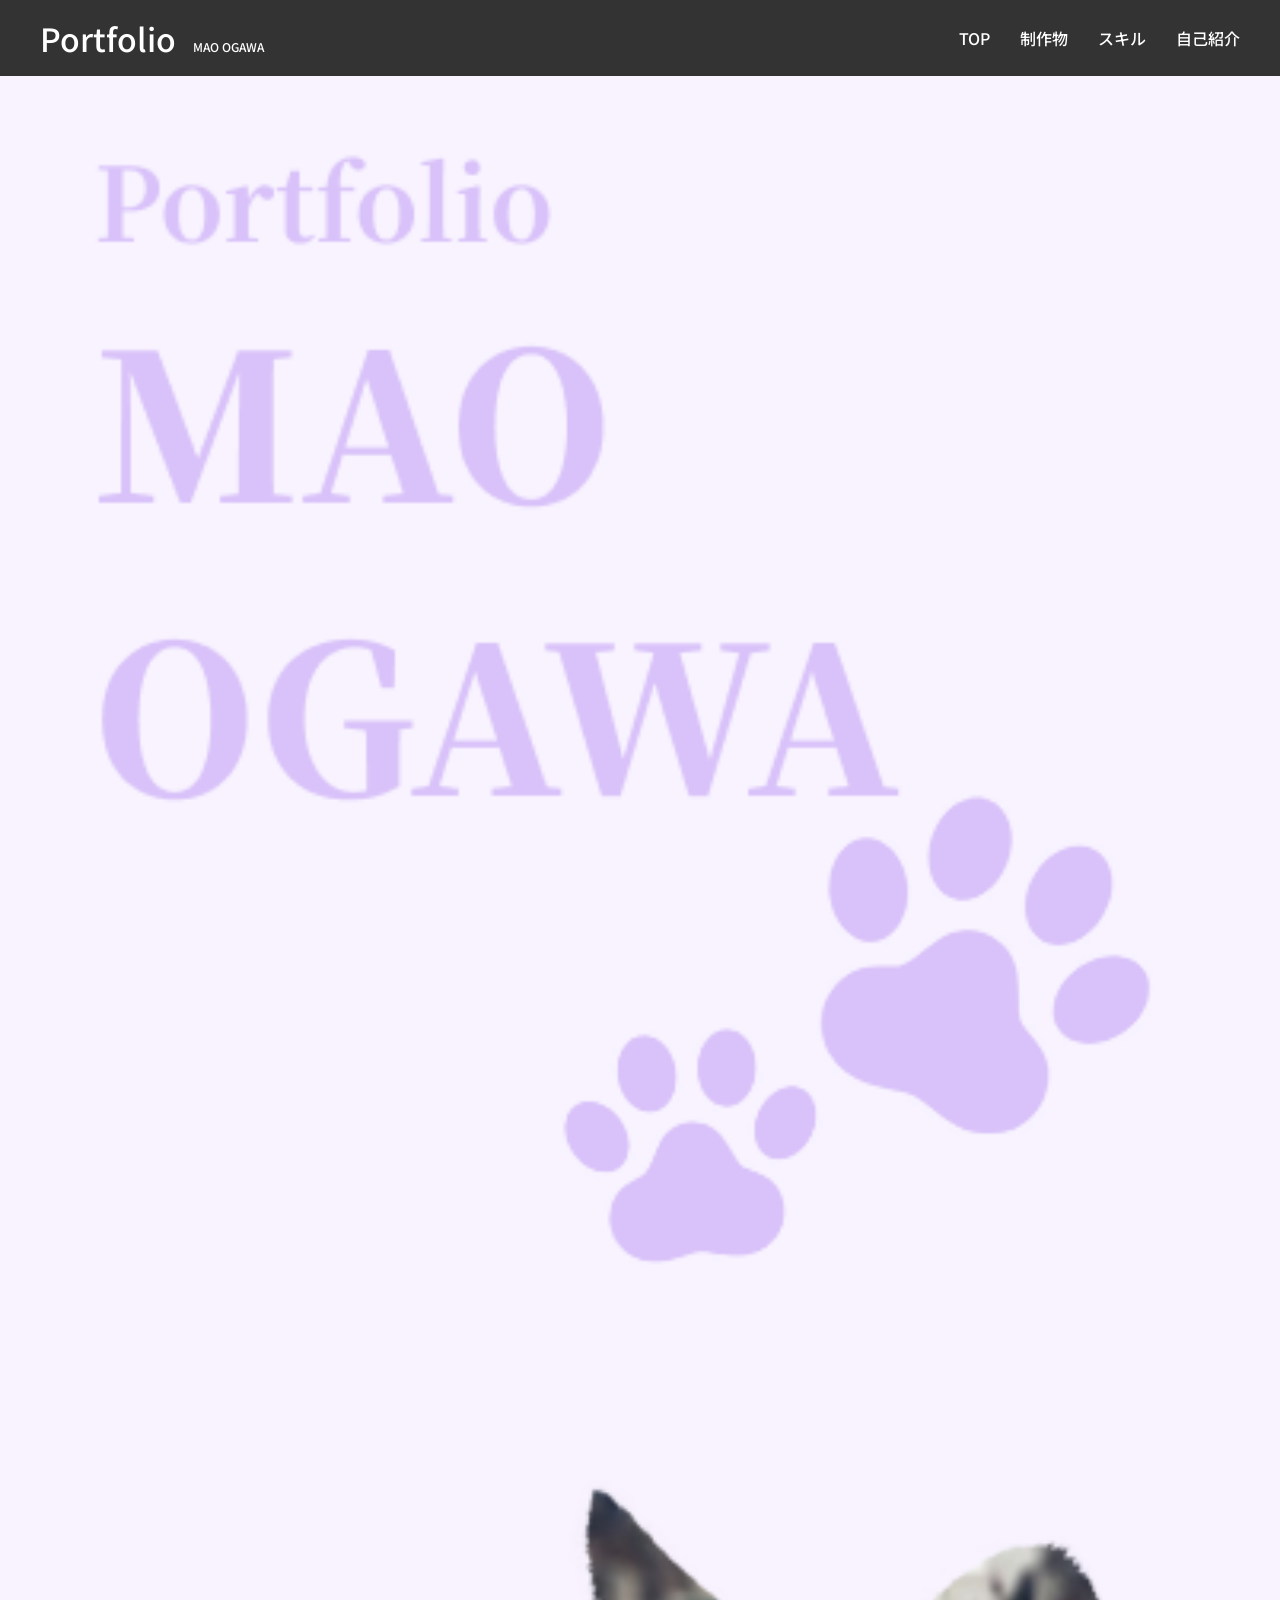
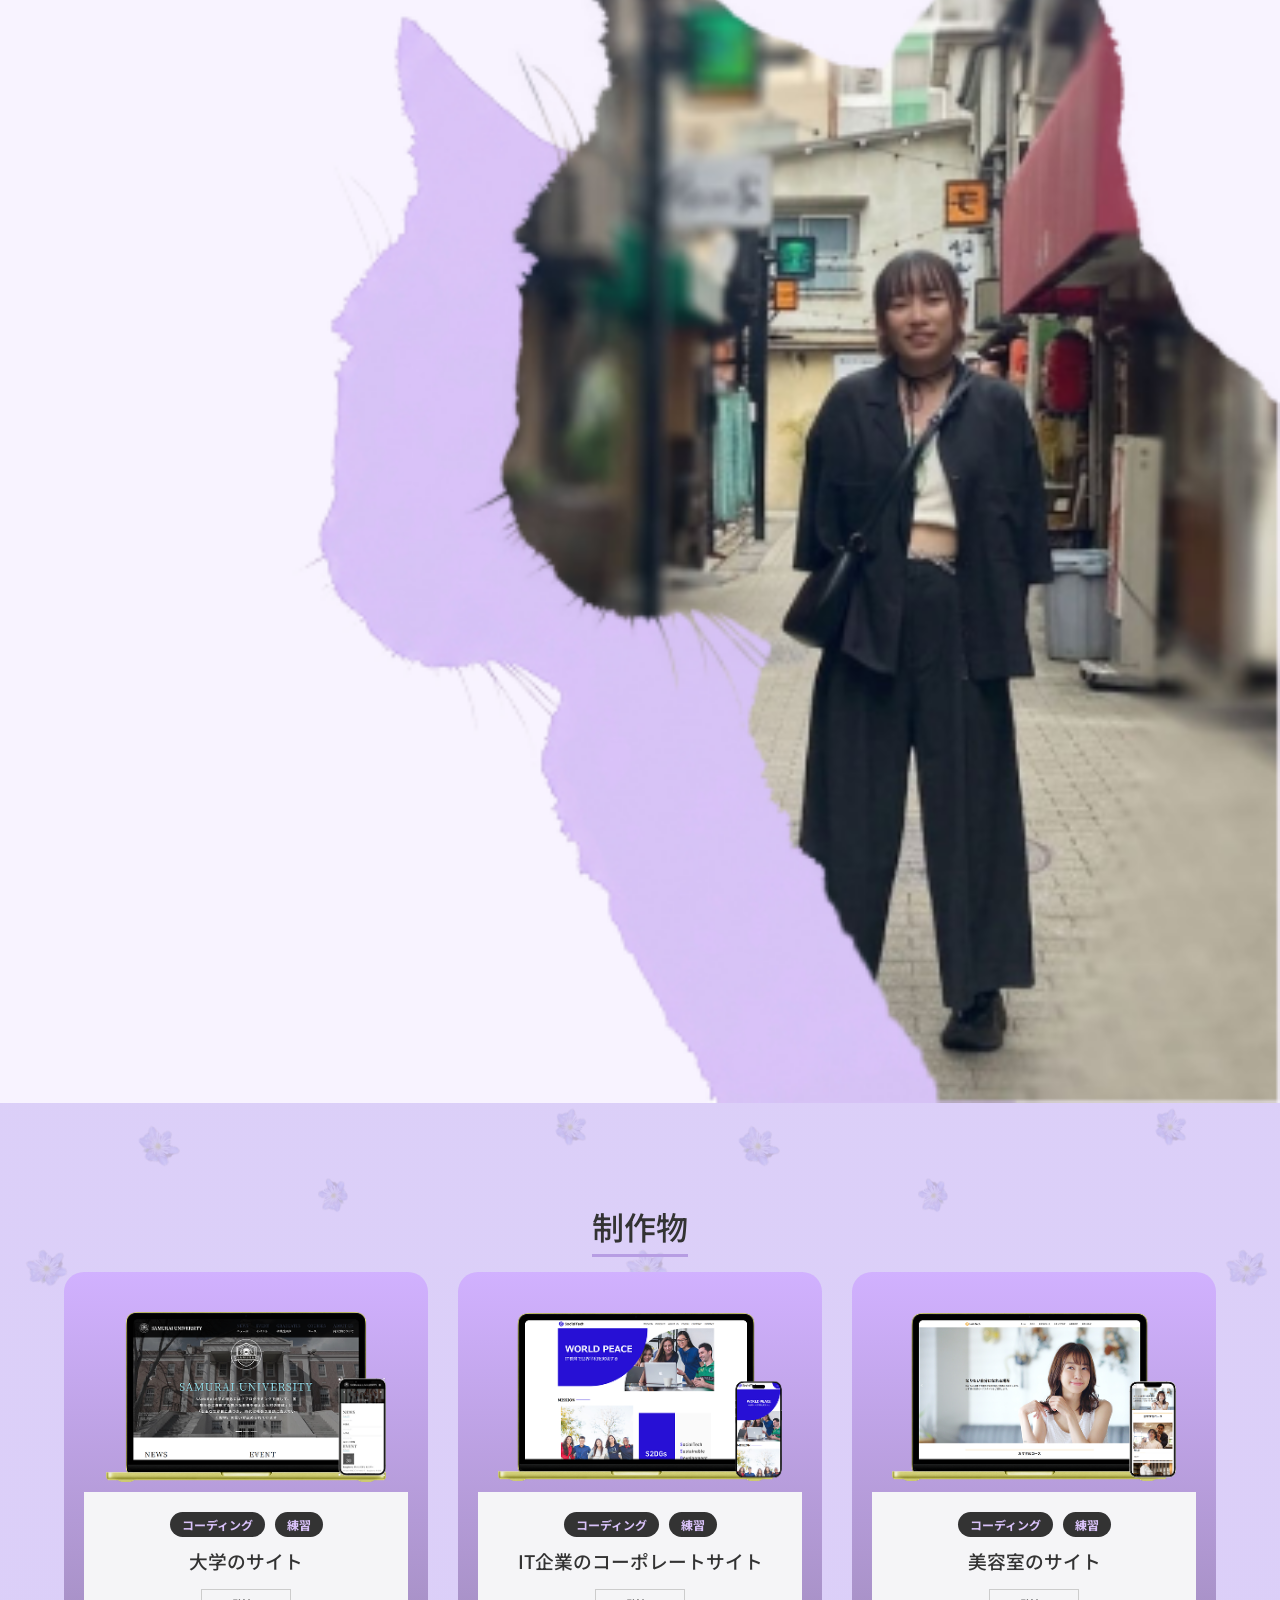
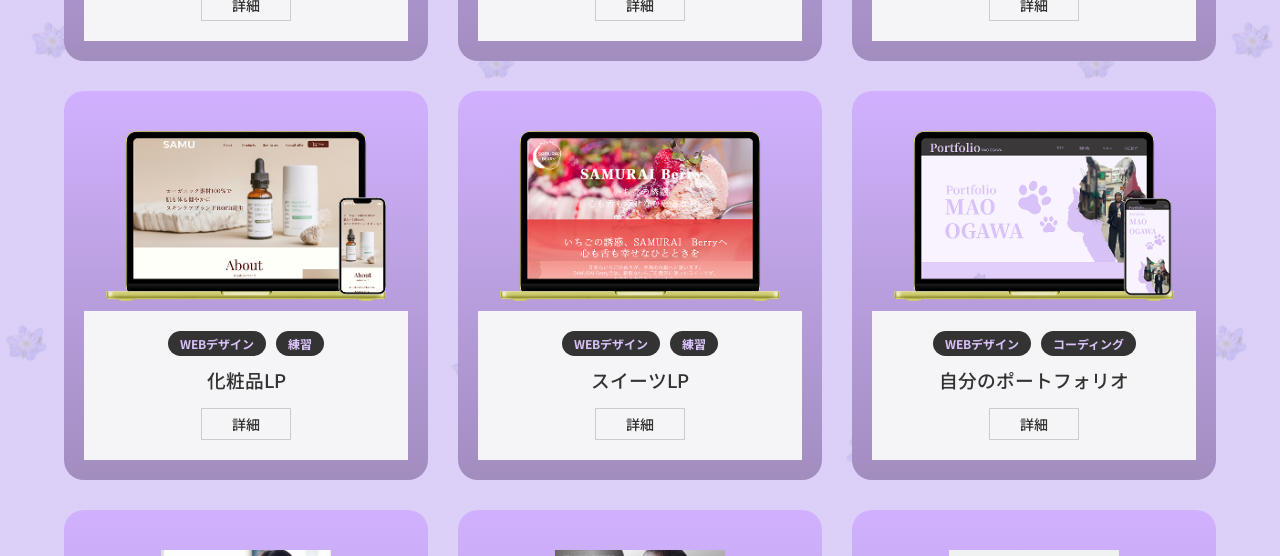
<file: index.html>
<!DOCTYPE html>
<html lang="ja">

<head>
  <meta charset="UTF-8">
  <meta name="viewport" content="width=device-width, initial-scale=1.0">
  <title>Portfolio | MAO OGAWA</title>

  <link rel="stylesheet" href="style.css">

  <link rel="preconnect" href="https://fonts.googleapis.com">
  <link rel="preconnect" href="https://fonts.gstatic.com" crossorigin>
  <link href="https://fonts.googleapis.com/css2?family=Noto+Sans+JP:wght@400;700&display=swap" rel="stylesheet">


  <link rel="icon" href="img/favicon.png" type="image/png">
  <link rel="shortcut icon" href="favicon.ico">
  <link rel="apple-touch-icon" href="img/favicon.png">

</head>

<body>

  <header class="header">
    <div class="header-inner">

      <h1 class="logo">
        <a href="index.html">Portfolio <span>MAO OGAWA</span></a>
      </h1>

      <nav class="nav" id="js-nav">
        <ul>
          <li><a href="#top">TOP</a></li>
          <li><a href="#works">制作物</a></li>
          <li><a href="#skill">スキル</a></li>
          <li><a href="#about">自己紹介</a></li>
        </ul>
      </nav>

      <div class="hamburger" id="js-hamburger">
        <span></span>
        <span></span>
        <span></span>
      </div>
    </div>
  </header>


  <!-- MV -->
  <section class="mv" id="top">


    <div class="mv-img">
      <picture>
        <!-- SP用 -->
        <source srcset="img/mv-sp.png" media="(max-width: 768px)">
        <img src="img/mv.png" alt="メインビジュアル">
    </div>

  </section>

  <div id="contents-wrapper">


    <!-- 制作物 -->

    <section class="works fade" id="works">

      <h2 class="section-title">制作物</h2>

      <div class="works-grid">

        <div class="work-card">
          <img src="img/work1.png">
          <div class="work-body">
            <div class="work-categories">
              <span>コーディング</span>
              <span>練習</span>
            </div>
            <h3>大学のサイト</h3>
            <a href="work1.html" class="detail-btn">詳細</a>
          </div>
        </div>

        <div class="work-card">
          <img src="img/work2.png">
          <div class="work-body">
            <div class="work-categories">
              <span>コーディング</span>
              <span>練習</span>
            </div>
            <h3>IT企業のコーポレートサイト</h3>
            <a href="work2.html" class="detail-btn">詳細</a>
          </div>
        </div>

        <div class="work-card">
          <img src="img/work3.png">
          <div class="work-body">
            <div class="work-categories">
              <span>コーディング</span>
              <span>練習</span>
            </div>
            <h3>美容室のサイト</h3>
            <a href="work3.html" class="detail-btn">詳細</a>
          </div>
        </div>

        <div class="work-card">
          <img src="img/work4.png">
          <div class="work-body">
            <div class="work-categories">
              <span>WEBデザイン</span>
              <span>練習</span>
            </div>
            <h3>化粧品LP</h3>
            <a href="work4.html" class="detail-btn">詳細</a>
          </div>
        </div>

        <div class="work-card">
          <img src="img/work5.png">
          <div class="work-body">
            <div class="work-categories">
              <span>WEBデザイン</span>
              <span>練習</span>
            </div>
            <h3>スイーツLP</h3>
            <a href="work5.html" class="detail-btn">詳細</a>
          </div>
        </div>

        <div class="work-card">
          <img src="img/work6.png">
          <div class="work-body">
            <div class="work-categories">
              <span>WEBデザイン</span>
              <span>コーディング</span>
            </div>
            <h3>自分のポートフォリオ</h3>
            <a href="work6.html" class="detail-btn">詳細</a>
          </div>
        </div>

        <div class="work-card">
          <img src="img/work7.png">
          <div class="work-body">
            <div class="work-categories">
              <span>WEBデザイン</span>
              <span>練習</span>
            </div>
            <h3>プログラミングスクールバナー</h3>
            <a href="work7.html" class="detail-btn">詳細</a>
          </div>
        </div>

        <div class="work-card">
          <img src="img/work8.png">
          <div class="work-body">
            <div class="work-categories">
              <span>WEBデザイン</span>
              <span>架空</span>
            </div>
            <h3>パーソナルジムバナー</h3>
            <a href="work8.html" class="detail-btn">詳細</a>
          </div>
        </div>

        <div class="work-card">
          <img src="img/work9.png">
          <div class="work-body">
            <div class="work-categories">
              <span>WEBデザイン</span>
              <span>架空</span>
            </div>
            <h3>バレンタインフェアバナー</h3>
            <a href="work9.html" class="detail-btn">詳細</a>
          </div>
        </div>

      </div>
    </section>


    <!-- スキル -->

    <section class="skills fade" id="skill">

      <h2 class="section-title">スキル</h2>

      <div class="skill-grid">

        <div class="skill-card">
          <h3>Photoshop / Figma</h3>
          <p>デザインツールを用いたデザインと画像編集</p>
        </div>

        <div class="skill-card">
          <h3>HTML / CSS</h3>
          <p>PCやスマートフォンでも崩れない柔軟なレイアウト構築</p>
        </div>

        <div class="skill-card">
          <h3>WordPress</h3>
          <p>オリジナルテーマ制作とカスタムフィールド運用</p>
        </div>

        <div class="skill-card">
          <h3>JS / PHP</h3>
          <p>フロントエンドとバックエンドの基礎知識</p>
        </div>

      </div>

    </section>


    <!-- 自己紹介 -->

    <section class="about fade" id="about">

      <h2 class="section-title">自己紹介</h2>

      <div class="about-inner">

        <img src="img/profile.png">

        <div class="about-text">

          <h3>小川真央 <span>MAO OGAWA</span></h3>

          <p>
            2002年4月生まれ。千葉県出身。現在はプログラミングスクールにてWebデザインとコーディングを学習中です。動物看護の学習経験から得た「細部への気配り」を大切に、HTML/CSS、JavaScript、PHP、WordPressを用いた、使いやすく統一感のあるサイト制作を目指しています。現在、IT職種への転職活動中です。
          </p>

        </div>

      </div>

    </section>

  </div>


  <footer class="footer">

    <h2>Portfolio<a href="index.html"></a> <span>MAO OGAWA</span></h2>

    <div class="footer-nav">
      <a href="#top">TOP</a>
      <a href="#works">制作物</a>
      <a href="#skill">スキル</a>
      <a href="#about">自己紹介</a>
    </div>

    <div class="sns">

      <a href="mailto:mao.stream1990@gmail.com"><img src="img/mail.png"></a>
      <a href="https://x.com/@Nemuriao02" target="_blank" rel="noopener noreferrer"><img src="img/x.png"></a>

    </div>

    <p class="copy">©2025 Mao Ogawa</p>

  </footer>


  <script src="script.js"></script>

</body>

</html>
</file>
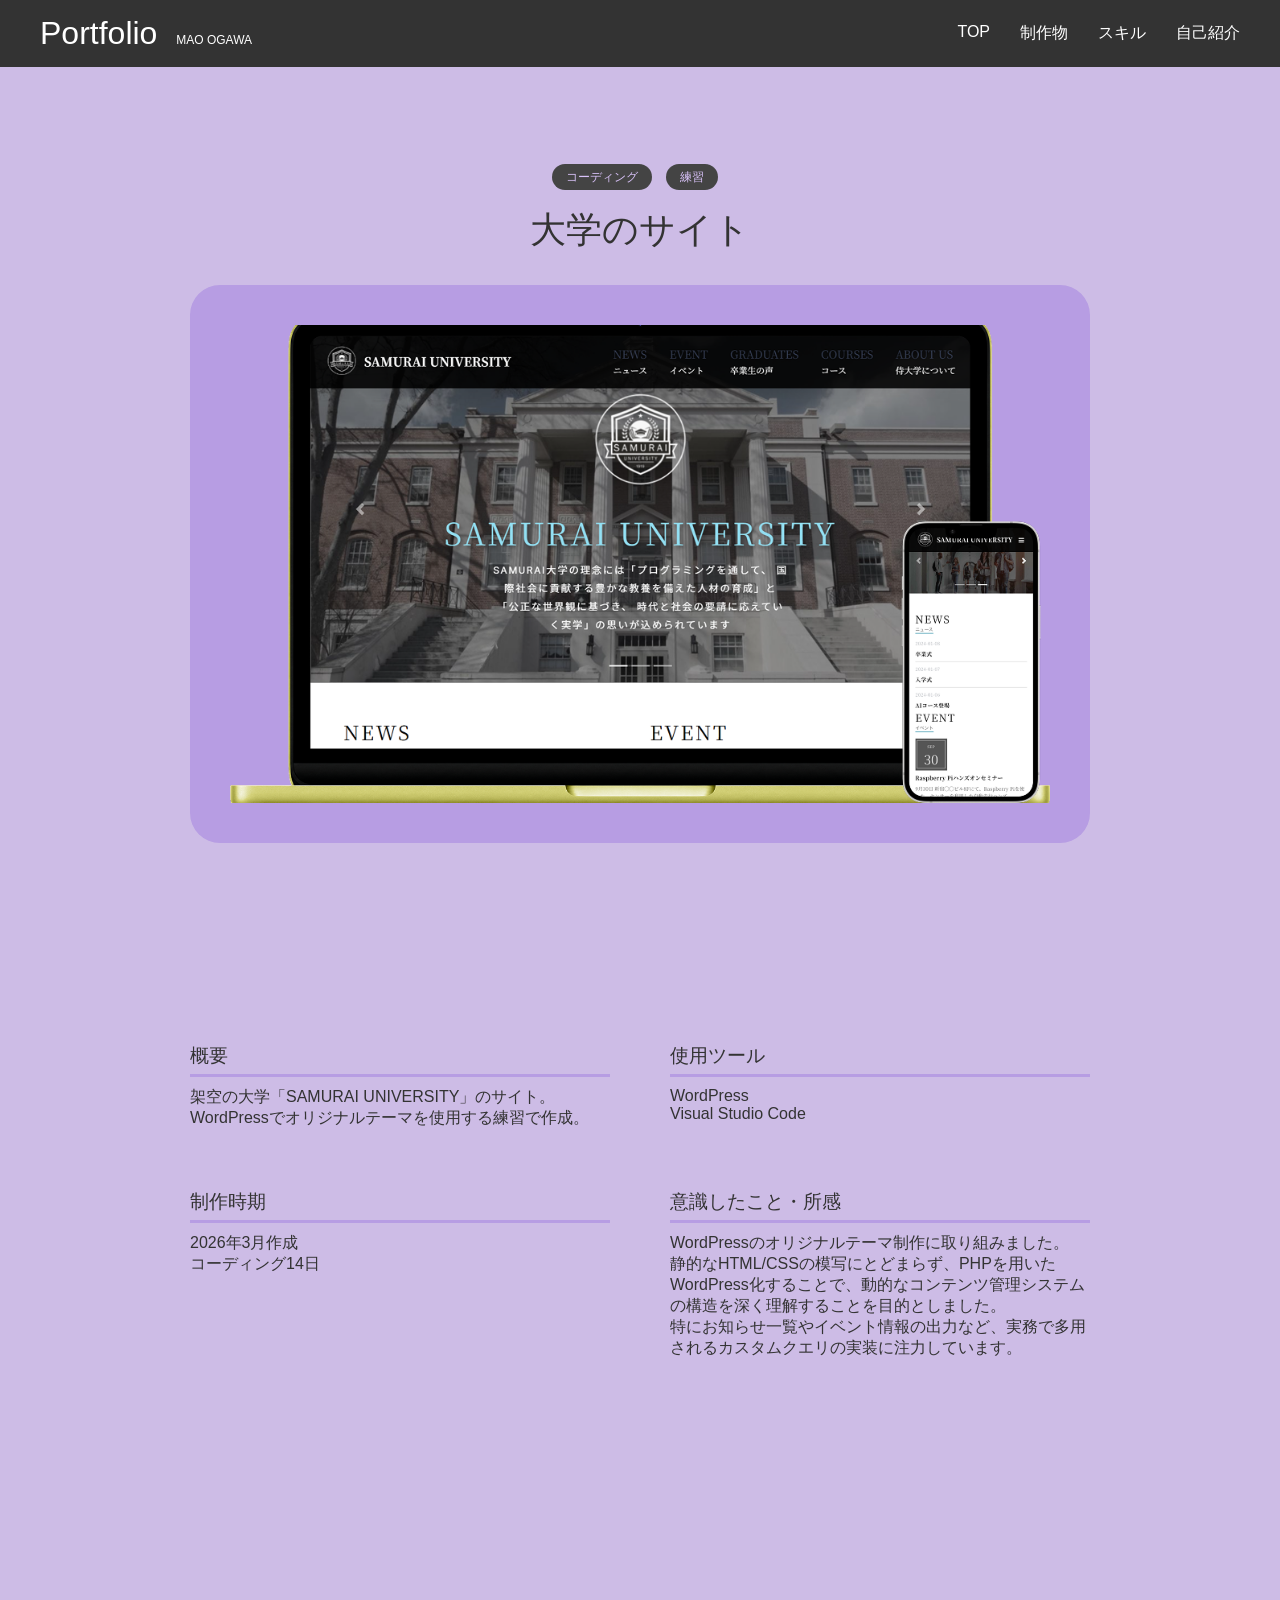
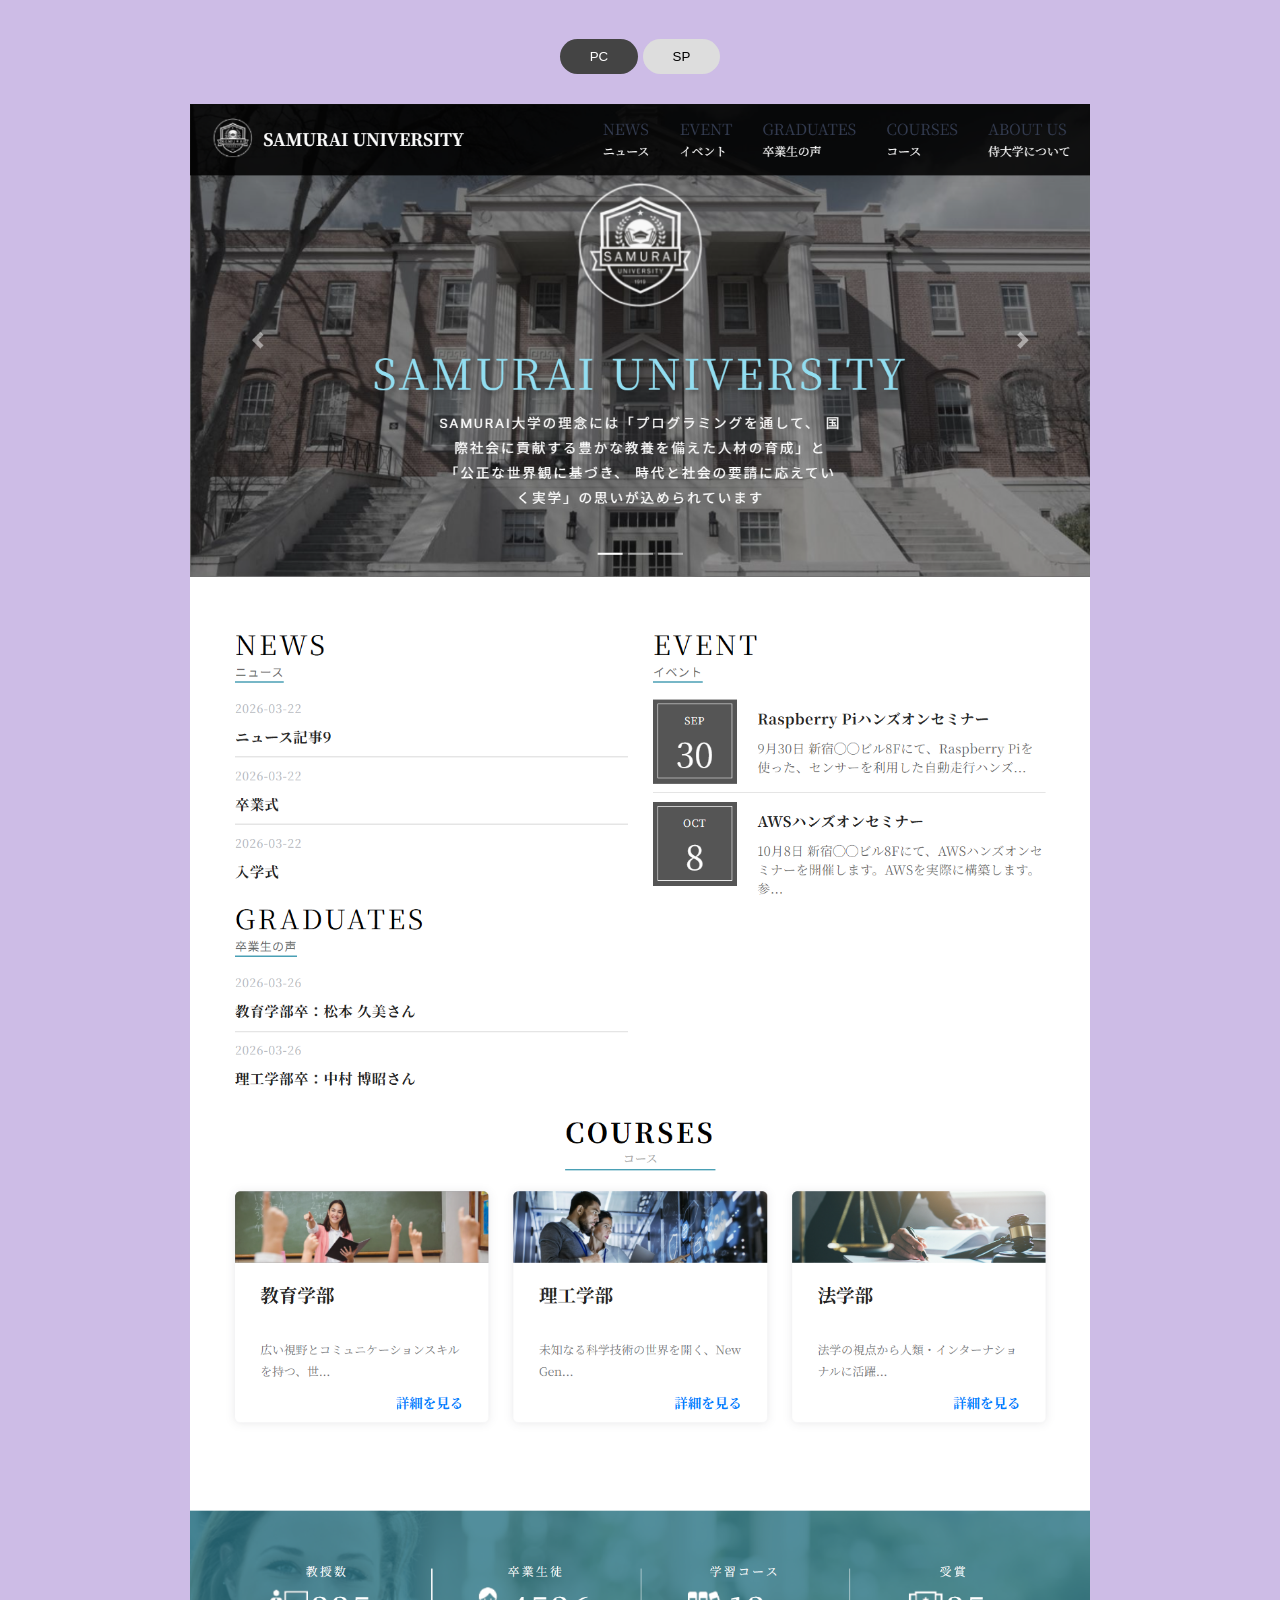
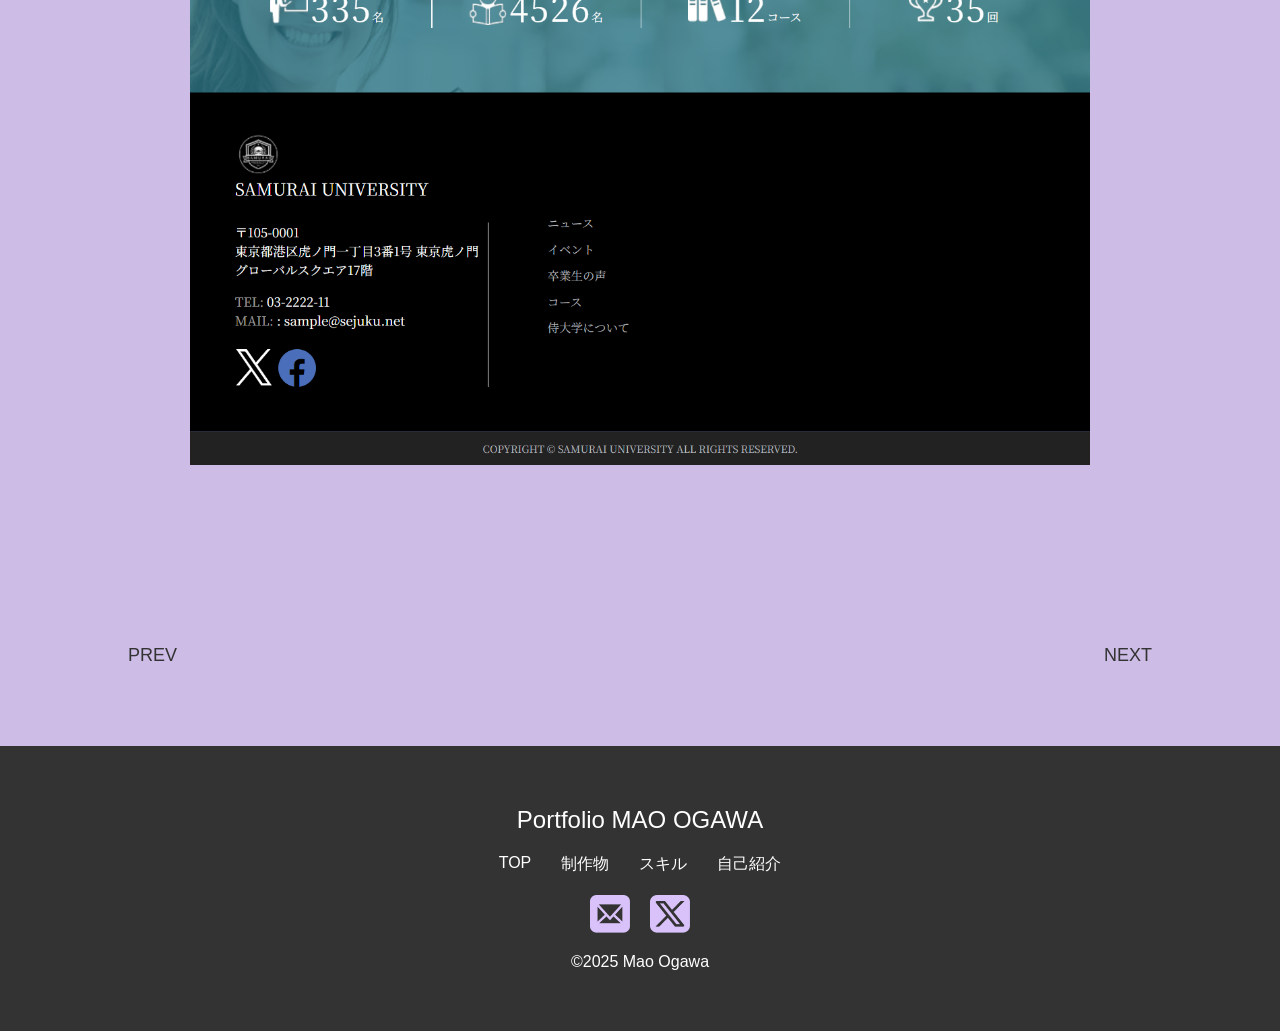
<file: work1.html>
<!DOCTYPE html>
<html lang="ja">

<head>

  <meta charset="UTF-8">
  <meta name="viewport" content="width=device-width, initial-scale=1.0">
  <link rel="icon" href="img/favicon.png" type="image/png">
  <link rel="shortcut icon" href="favicon.ico">
  <link rel="apple-touch-icon" href="img/favicon.png">

  <title>大学のサイト | Portfolio</title>

  <link rel="stylesheet" href="style.css">

</head>


<body>

  <header class="header">

    <div class="header-inner">

      <h1 class="logo">
        <a href="index.html">Portfolio <span>MAO OGAWA</span></a>
      </h1>

      <nav class="nav" id="js-nav">
        <ul>
          <li><a href="index.html#top">TOP</a></li>
          <li><a href="index.html#works">制作物</a></li>
          <li><a href="index.html#skill">スキル</a></li>
          <li><a href="index.html#about">自己紹介</a></li>
        </ul>
      </nav>

      <div class="hamburger" id="js-hamburger">
        <span></span>
        <span></span>
        <span></span>
      </div>
    </div>
  </header>
  </nav>

  </div>

  </header>


  <main class="work-detail">


    <section class="work-mv fade">

      <div class="container">

        <div class="tag">

          <span>コーディング</span>
          <span>練習</span>

        </div>

        <h2>
          大学のサイト
        </h2>

        <p class="url">

        </p>


        <div class="mockup">

          <img src="img/work1-mock.png" alt="">

        </div>

      </div>

    </section>


    <section class="work-info fade">

      <div class="info-grid">

        <div>

          <h3>概要</h3>

          <p>
            架空の大学「SAMURAI UNIVERSITY」のサイト。
            WordPressでオリジナルテーマを使用する練習で作成。
          </p>

        </div>


        <div>

          <h3>使用ツール</h3>

          <p>WordPress</p>
          <p>Visual Studio Code</p>


        </div>


        <div>

          <h3>制作時期</h3>

          <p>2026年3月作成</p>
          <p>コーディング14日</p>


        </div>


        <div>

          <h3>意識したこと・所感</h3>

          <p>WordPressのオリジナルテーマ制作に取り組みました。</p>
          <p>静的なHTML/CSSの模写にとどまらず、PHPを用いたWordPress化することで、動的なコンテンツ管理システムの構造を深く理解することを目的としました。</p>
          <p>特にお知らせ一覧やイベント情報の出力など、実務で多用されるカスタムクエリの実装に注力しています。</p>

        </div>

      </div>

    </section>



    <section class="work-preview fade">


      <div class="preview-switch">

        <button class="active" data-tab="pc">PC</button>
        <button data-tab="sp">SP</button>

      </div>


      <div class="preview pc active">

        <img src="img/work1-pc.png" alt="">

      </div>


      <div class="preview sp">

        <img src="img/work1-sp.png" alt="">

      </div>

    </section>



    <section class="work-nav">

      <a href="index.html" class="prev">

        <span>PREV</span>

      </a>


      <a href="work2.html" class="next">

        <span>NEXT</span>

      </a>

    </section>


  </main>



  <footer class="footer">

    <h2>Portfolio <span>MAO OGAWA</span></h2>

    <div class="footer-nav">
      <a href="index.html">TOP</a>
      <a href="index.html#works">制作物</a>
      <a href="index.html#skill">スキル</a>
      <a href="index.html#about">自己紹介</a>
    </div>

    <div class="sns">

      <a href="mailto:mao.stream1990@gmail.com"><img src="img/mail.png"></a>
      <a href="https://x.com/@Nemuriao02" target="_blank" rel="noopener noreferrer"><img src="img/x.png"></a>

    </div>

    <p class="copy">©2025 Mao Ogawa</p>

  </footer>


  <script src="script.js"></script>

</body>

</html>
</file>
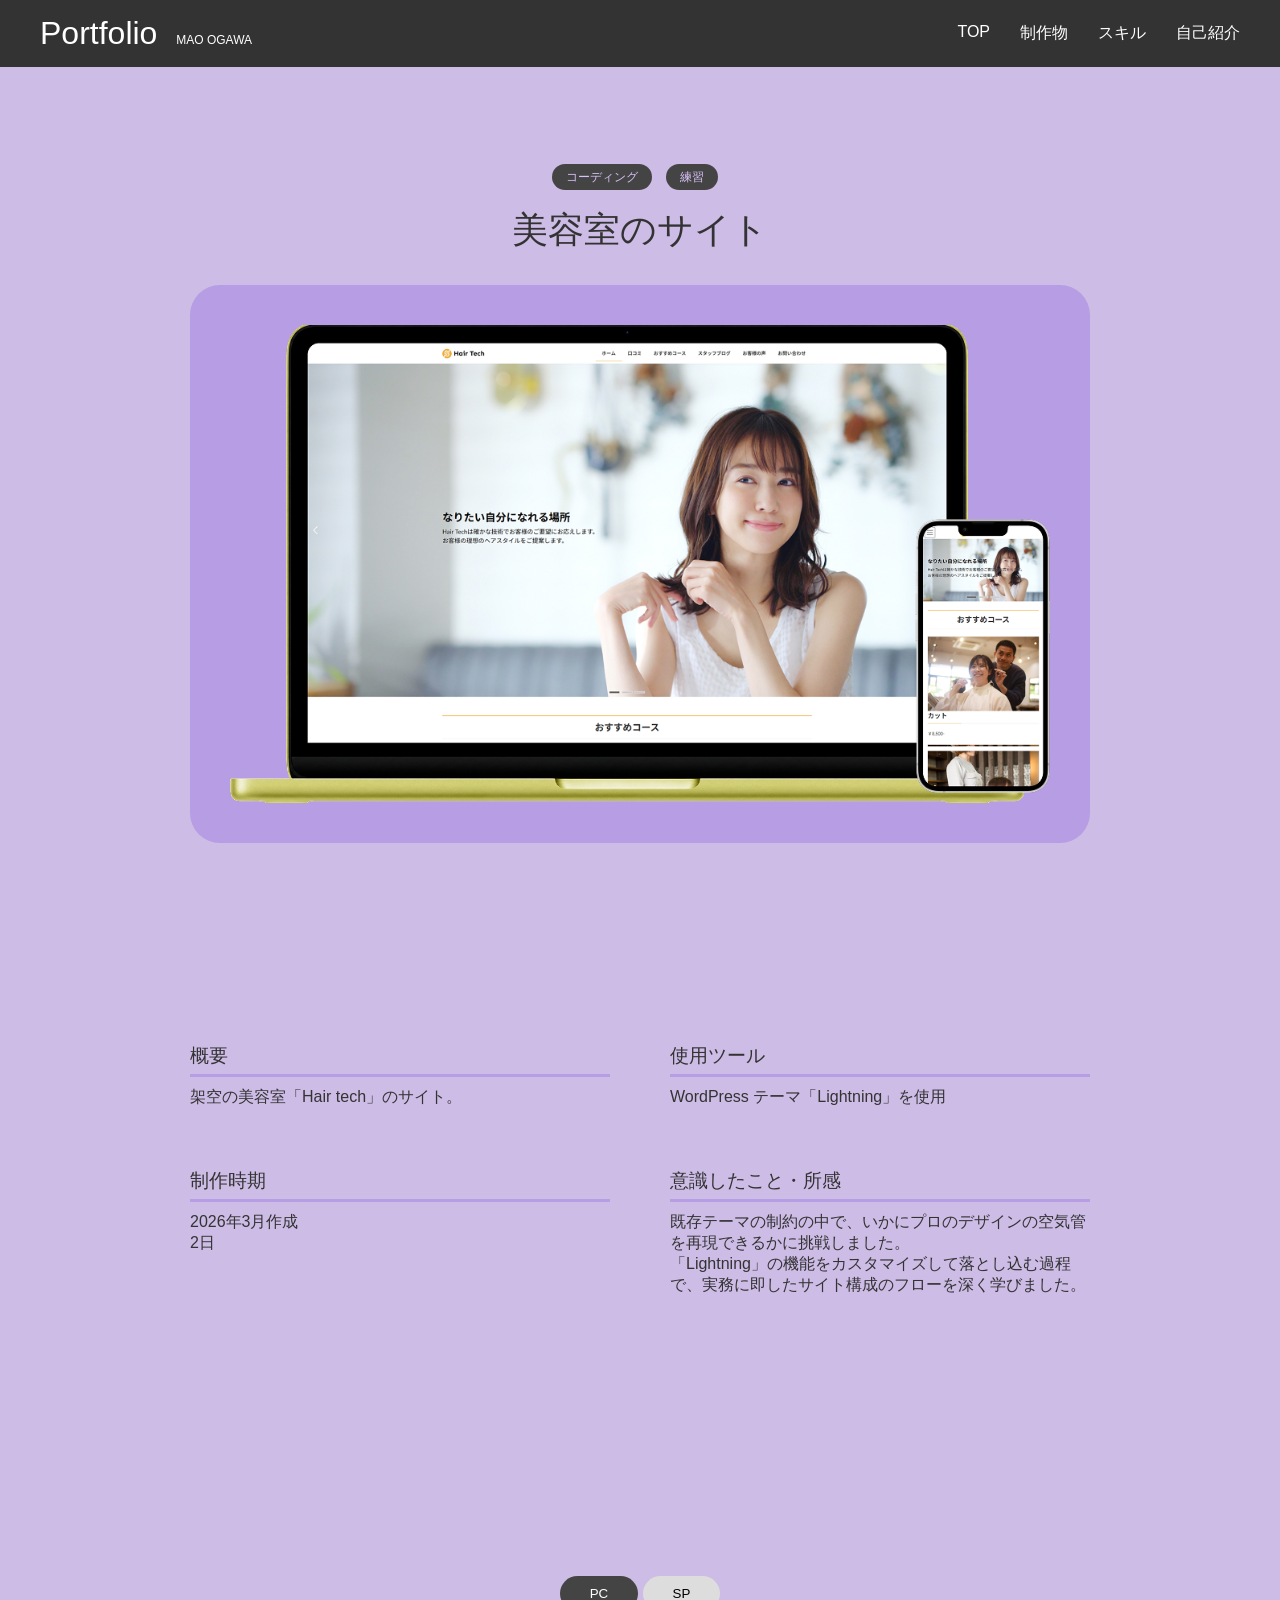
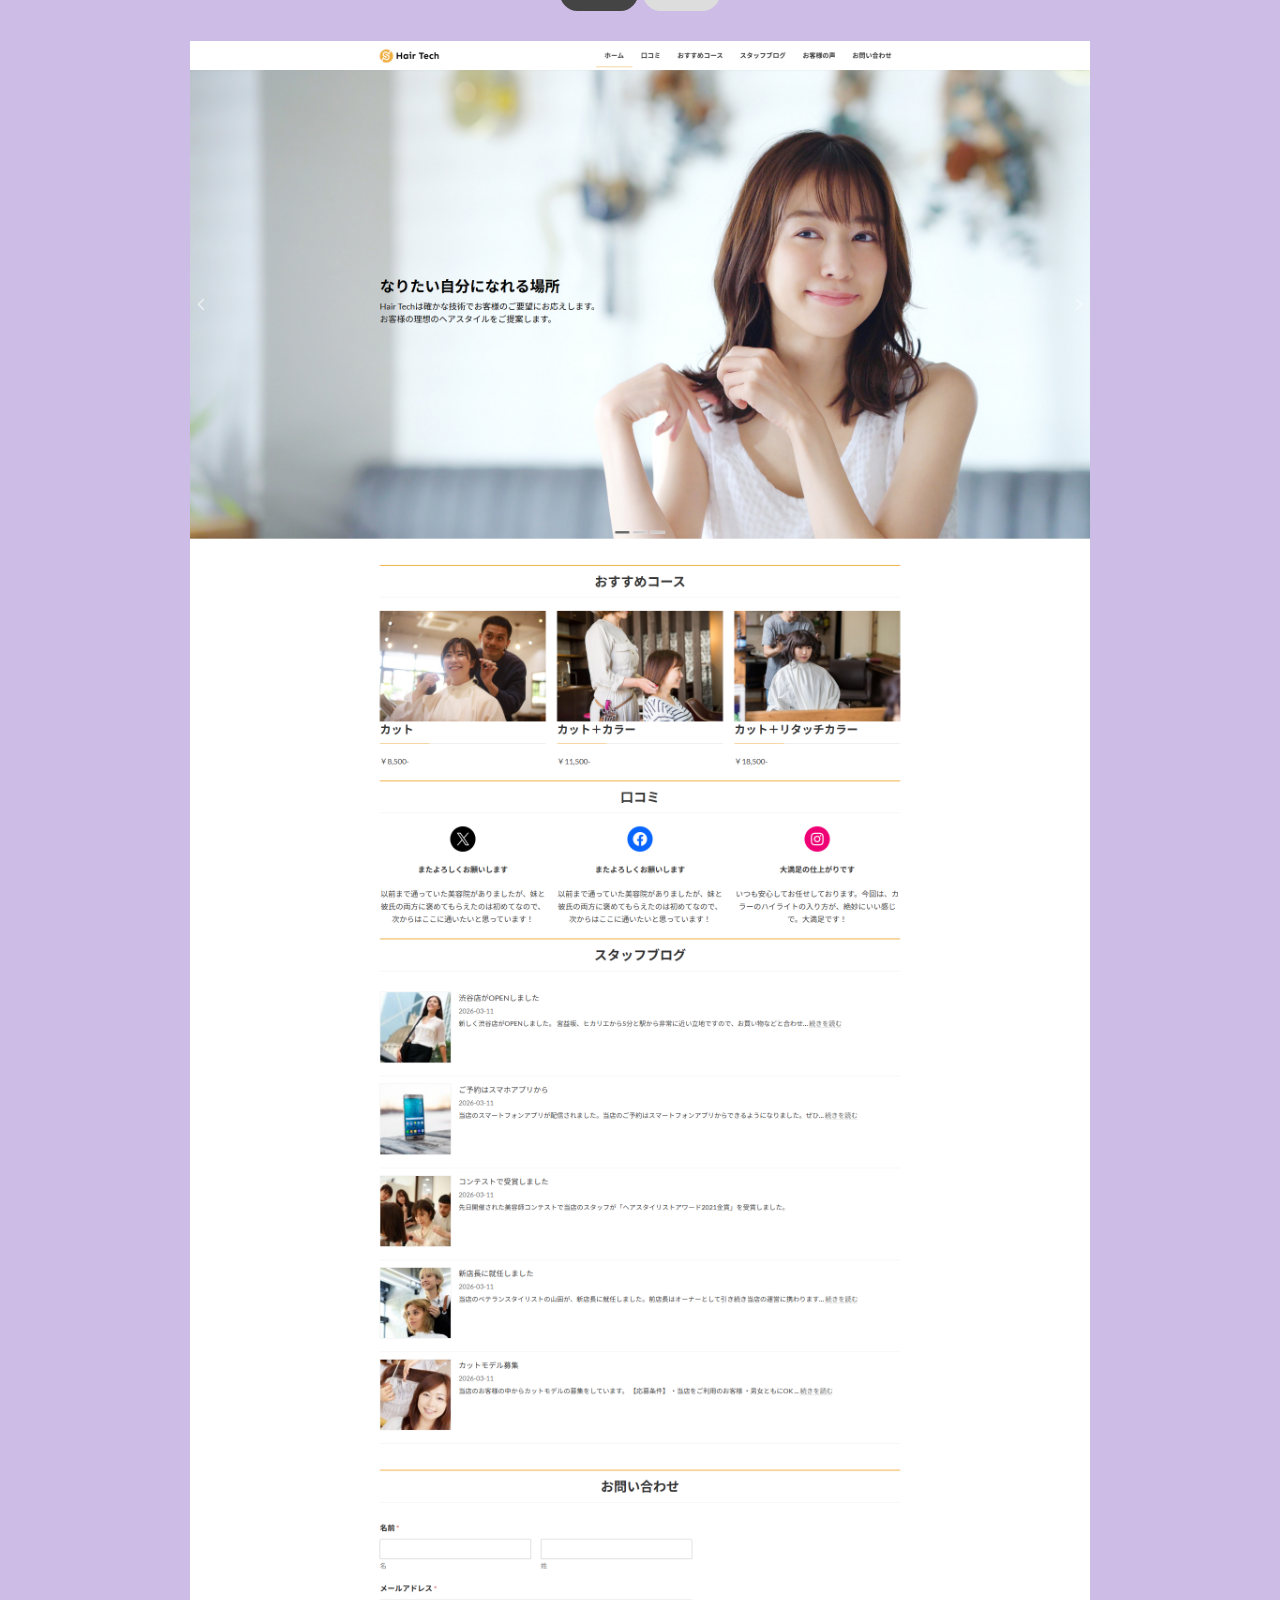
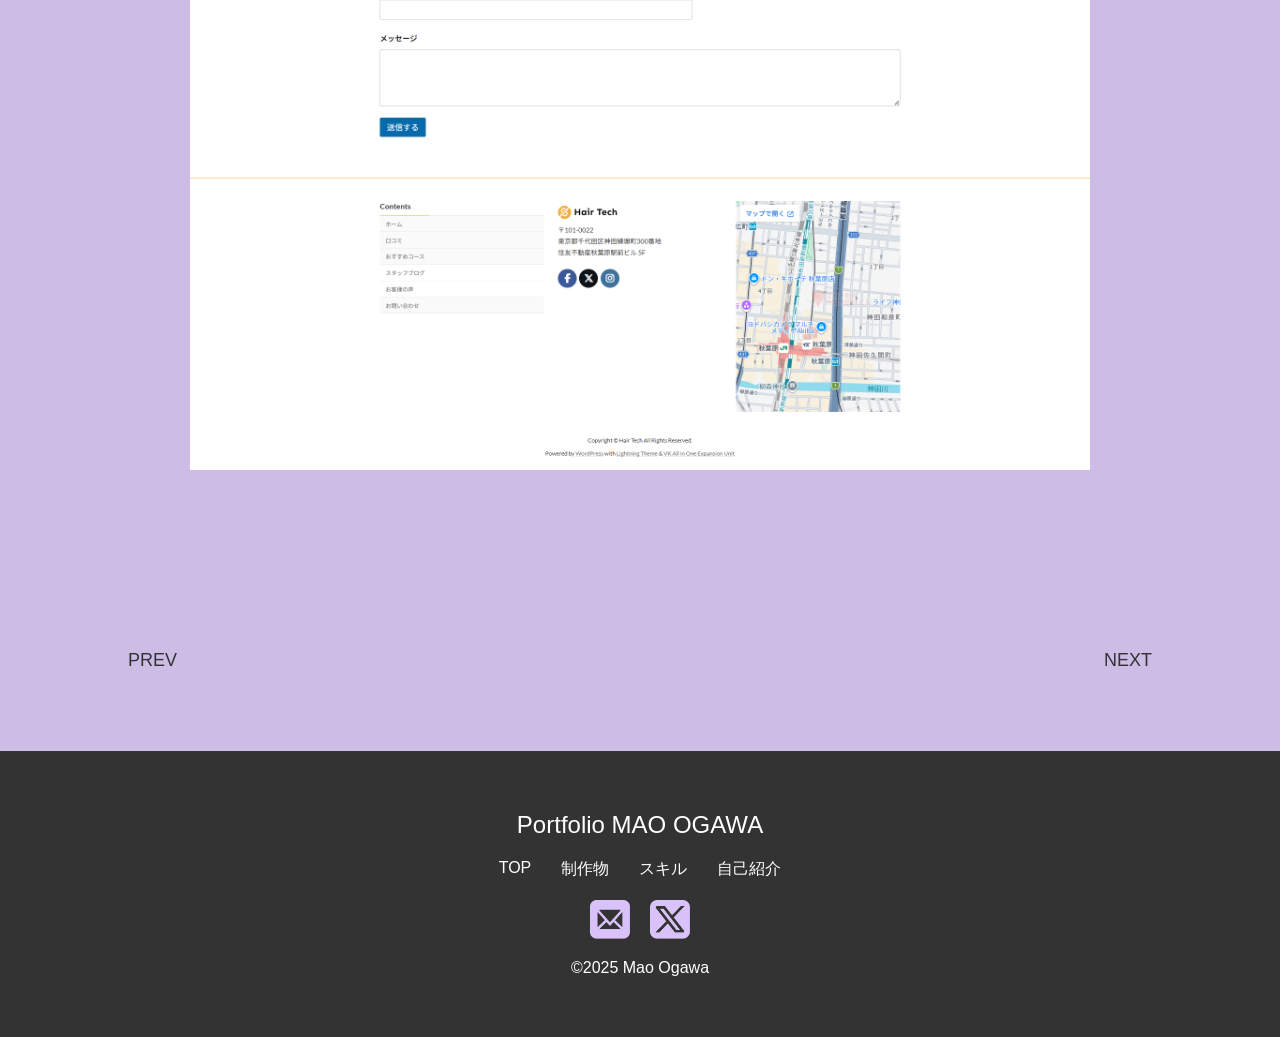
<file: work3.html>
<!DOCTYPE html>
<html lang="ja">

<head>

  <meta charset="UTF-8">
  <meta name="viewport" content="width=device-width, initial-scale=1.0">
  <link rel="icon" href="img/favicon.png" type="image/png">
  <link rel="shortcut icon" href="favicon.ico">
  <link rel="apple-touch-icon" href="img/favicon.png">

  <title>美容室のサイト | Portfolio</title>

  <link rel="stylesheet" href="style.css">

</head>


<body>

  <header class="header">

    <div class="header-inner">

      <h1 class="logo">
        <a href="index.html">Portfolio <span>MAO OGAWA</span></a>
      </h1>

      <nav class="nav">

        <ul>

          <li><a href="index.html#top">TOP</a></li>
          <li><a href="index.html#works">制作物</a></li>
          <li><a href="index.html#skill">スキル</a></li>
          <li><a href="index.html#about">自己紹介</a></li>

        </ul>

      </nav>

    </div>

  </header>


  <main class="work-detail">


    <section class="work-mv fade">

      <div class="container">

        <div class="tag">

          <span>コーディング</span>
          <span>練習</span>

        </div>

        <h2>
          美容室のサイト
        </h2>

        <p class="url">
        
        </p>


        <div class="mockup">

          <img src="img/work3-mock.png" alt="">

        </div>

      </div>

    </section>


    <section class="work-info fade">

      <div class="info-grid">

        <div>

          <h3>概要</h3>

          <p>
            架空の美容室「Hair tech」のサイト。
          </p>

        </div>


        <div>

          <h3>使用ツール</h3>

          <p>WordPress テーマ「Lightning」を使用
          </p>

        </div>


        <div>

          <h3>制作時期</h3>

          <p>2026年3月作成 </p>
          <p>2日</p>
         

        </div>


        <div>

          <h3>意識したこと・所感</h3>

          
          <p> 既存テーマの制約の中で、いかにプロのデザインの空気管を再現できるかに挑戦しました。 </p>
          <p>「Lightning」の機能をカスタマイズして落とし込む過程で、実務に即したサイト構成のフローを深く学びました。</p>
         

        </div>

      </div>

    </section>



    <section class="work-preview fade">


      <div class="preview-switch">

        <button class="active" data-tab="pc">PC</button>
        <button data-tab="sp">SP</button>

      </div>


      <div class="preview pc active">

        <img src="img/work3-pc.png" alt="">

      </div>


      <div class="preview sp">

        <img src="img/work3-sp.png" alt="">

      </div>

    </section>



    <section class="work-nav">

      <a href="work2.html" class="prev">

        <span>PREV</span>

      </a>


      <a href="work4.html" class="next">

        <span>NEXT</span>

      </a>

    </section>


  </main>



 <footer class="footer">

<h2>Portfolio <span>MAO OGAWA</span></h2>

<div class="footer-nav">
<a href="index.html">TOP</a>
<a href="index.html#works">制作物</a>
<a href="index.html#skill">スキル</a>
<a href="index.html#about">自己紹介</a>
</div>

<div class="sns">

<a href="mailto:mao.stream1990@gmail.com"><img src="img/mail.png"></a>
<a href="https://x.com/@Nemuriao02" target="_blank" rel="noopener noreferrer"><img src="img/x.png"></a>

</div>

<p class="copy">©2025 Mao Ogawa</p>

</footer>


<script src="script.js"></script>

</body>
</html>
</file>
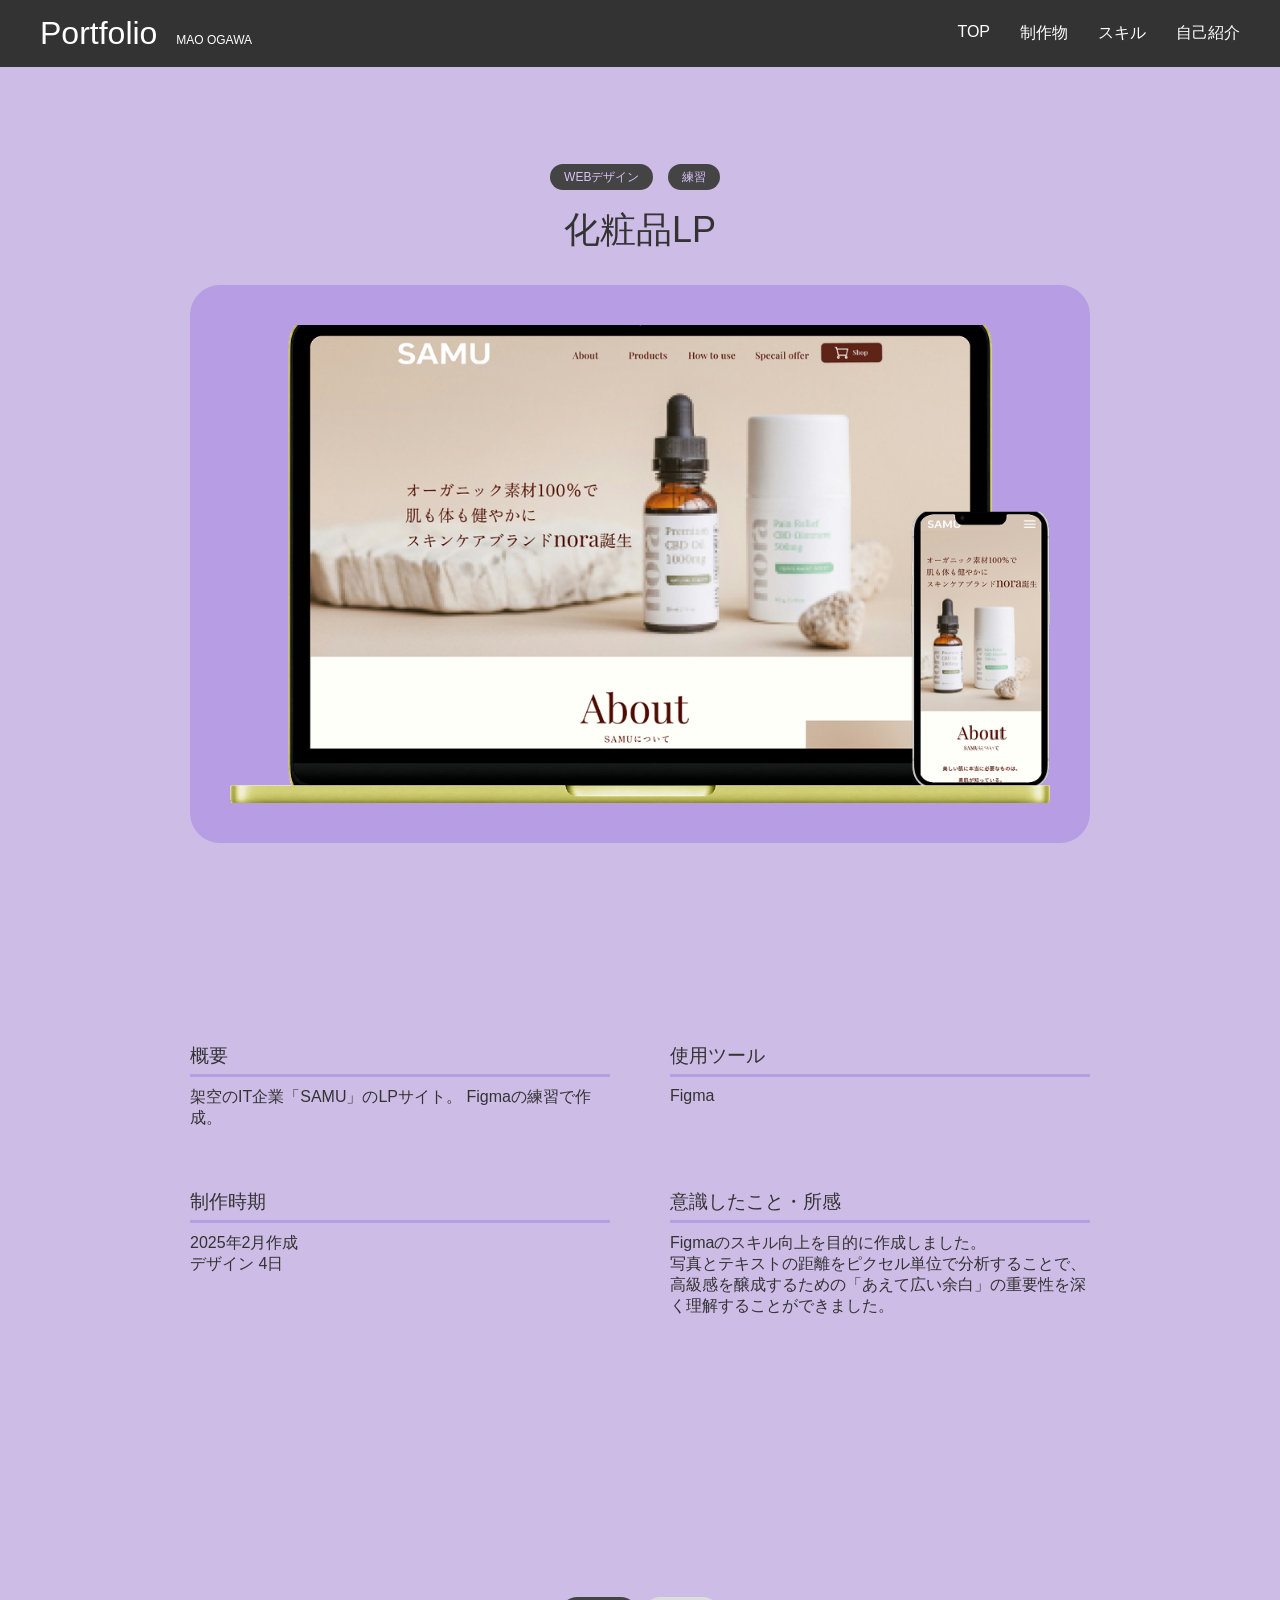
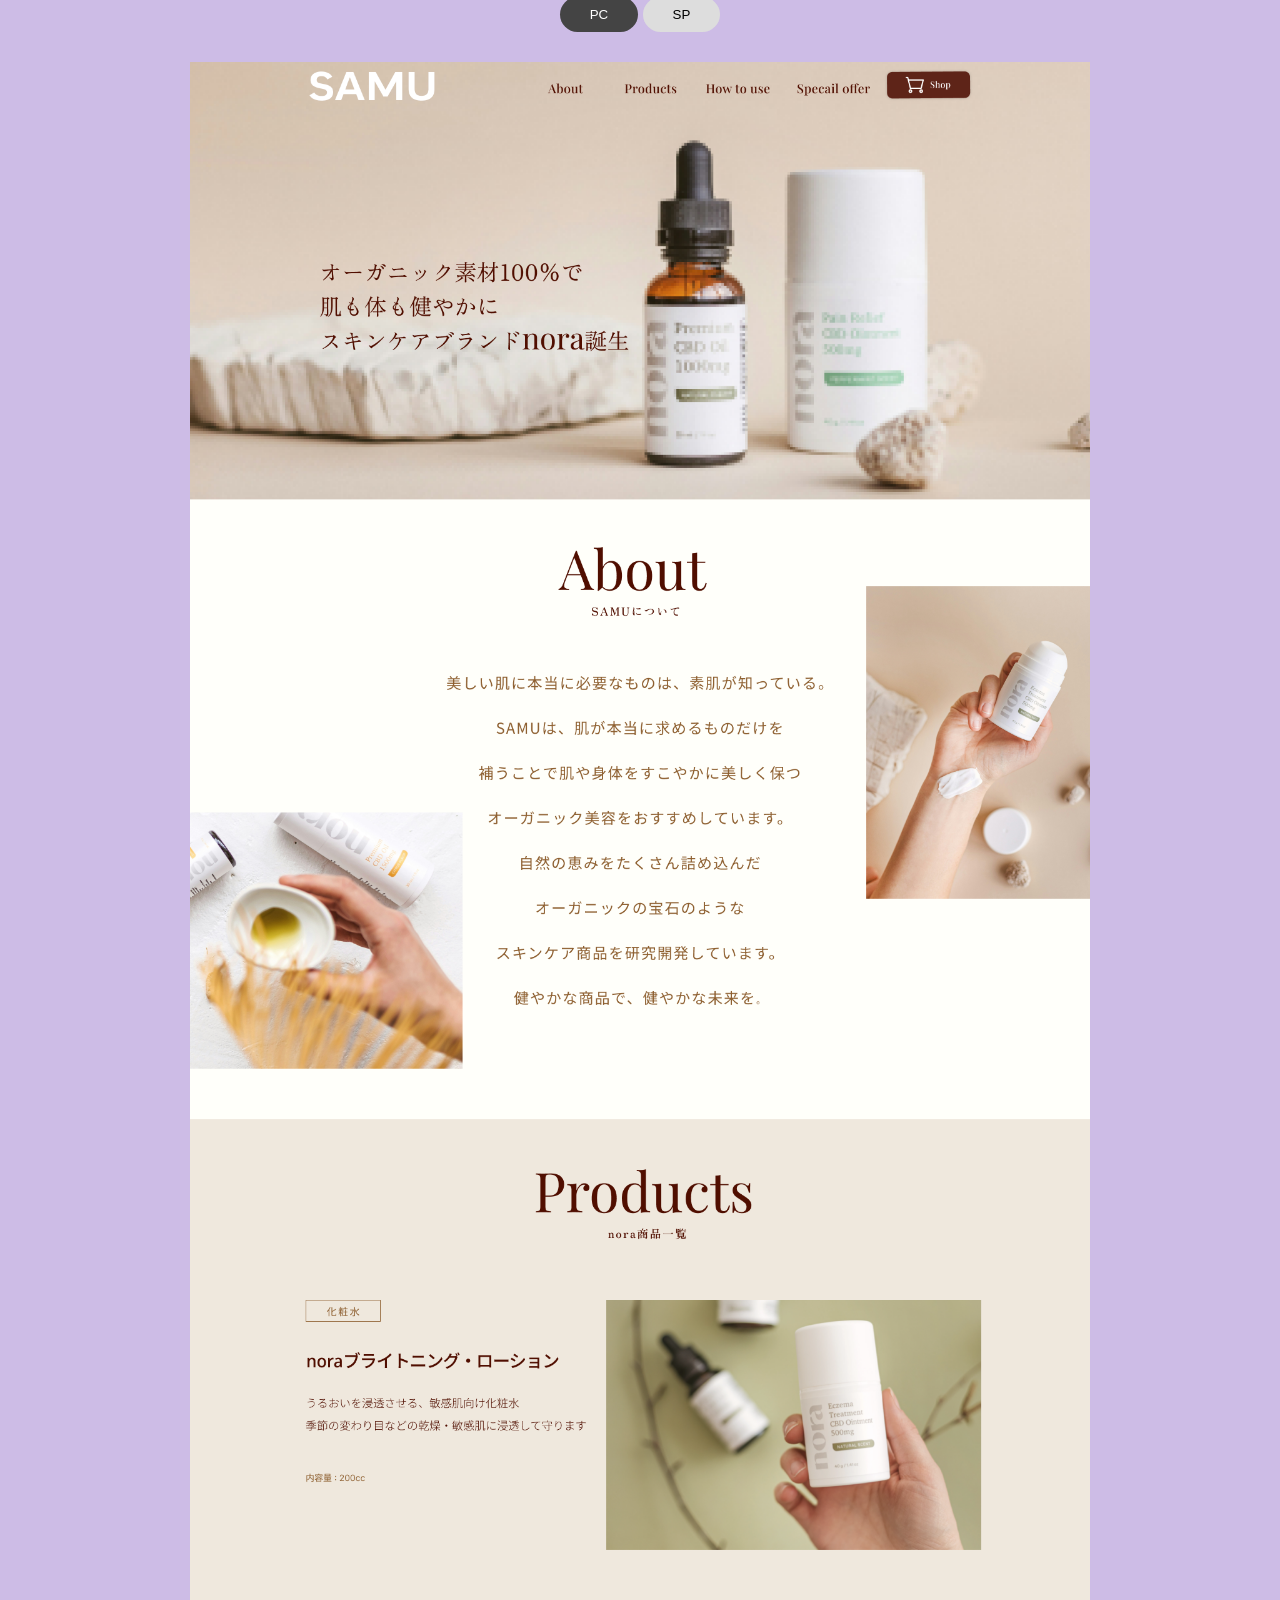
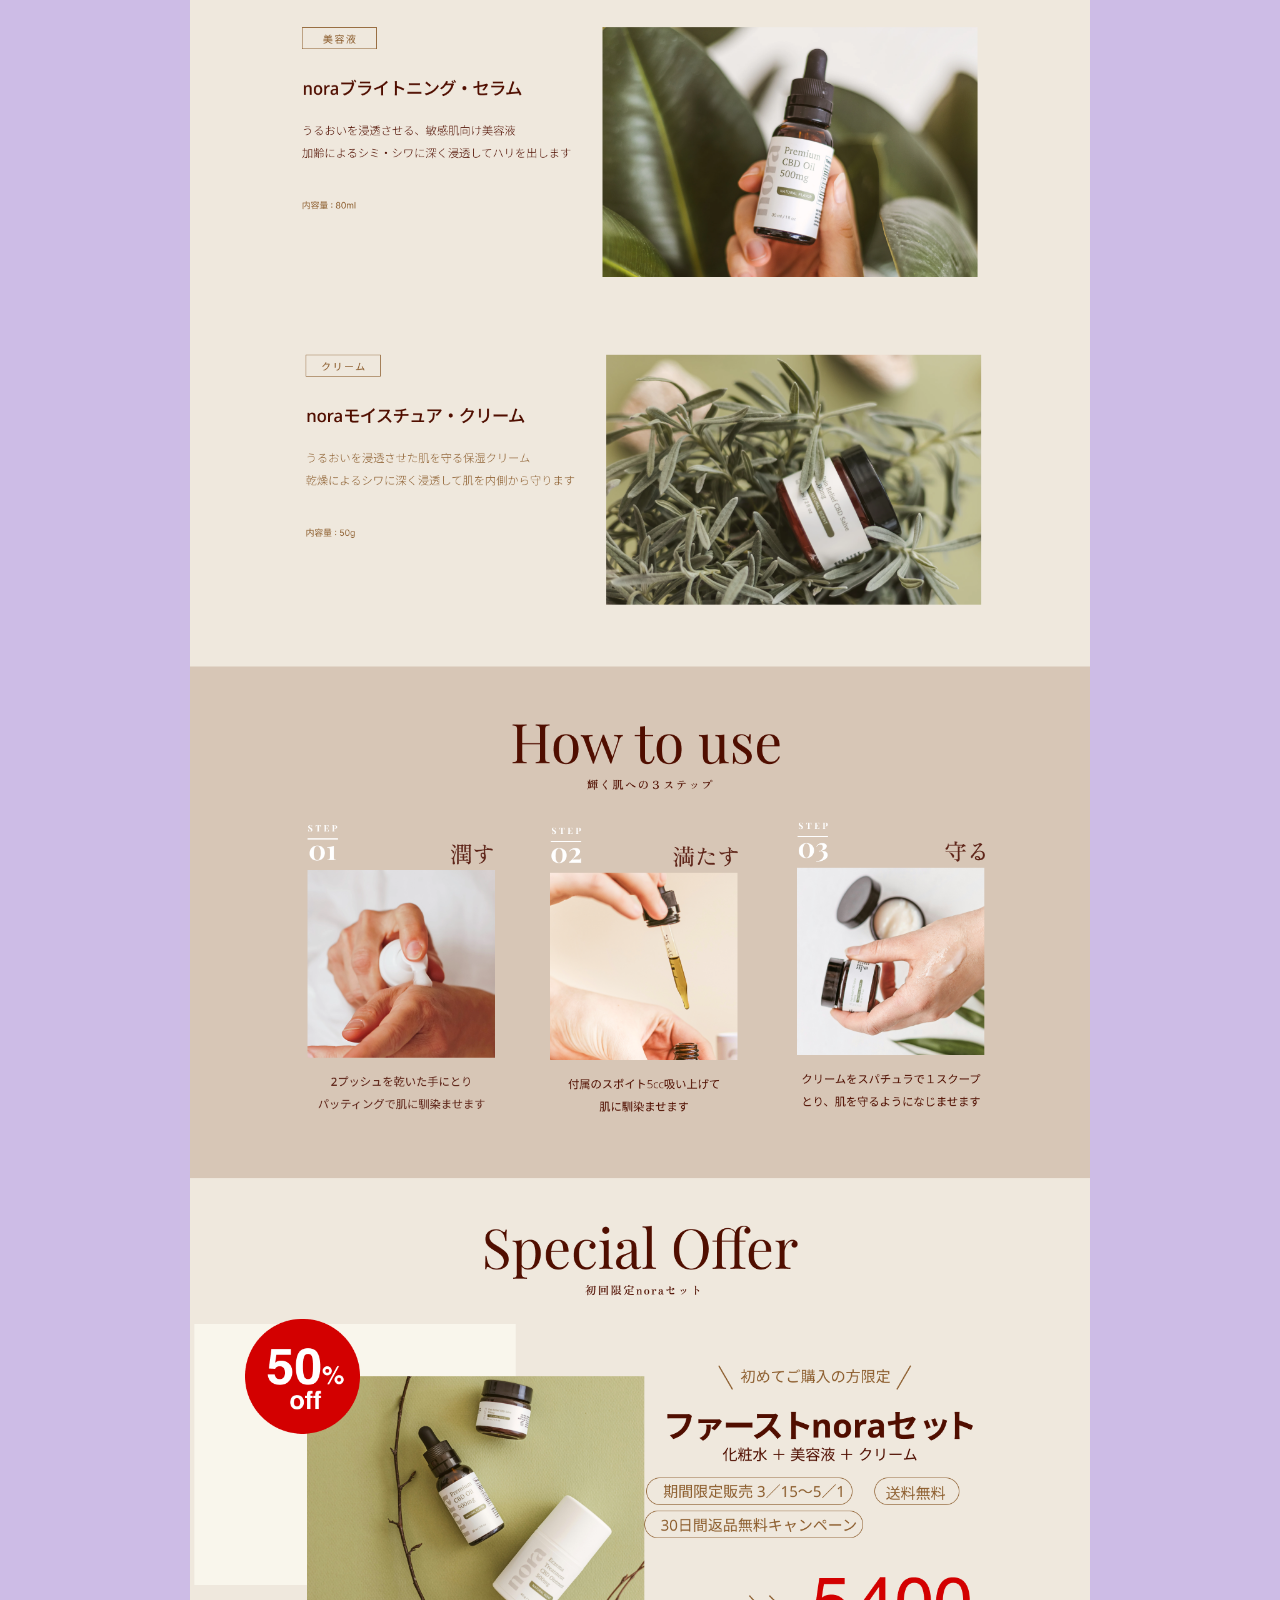
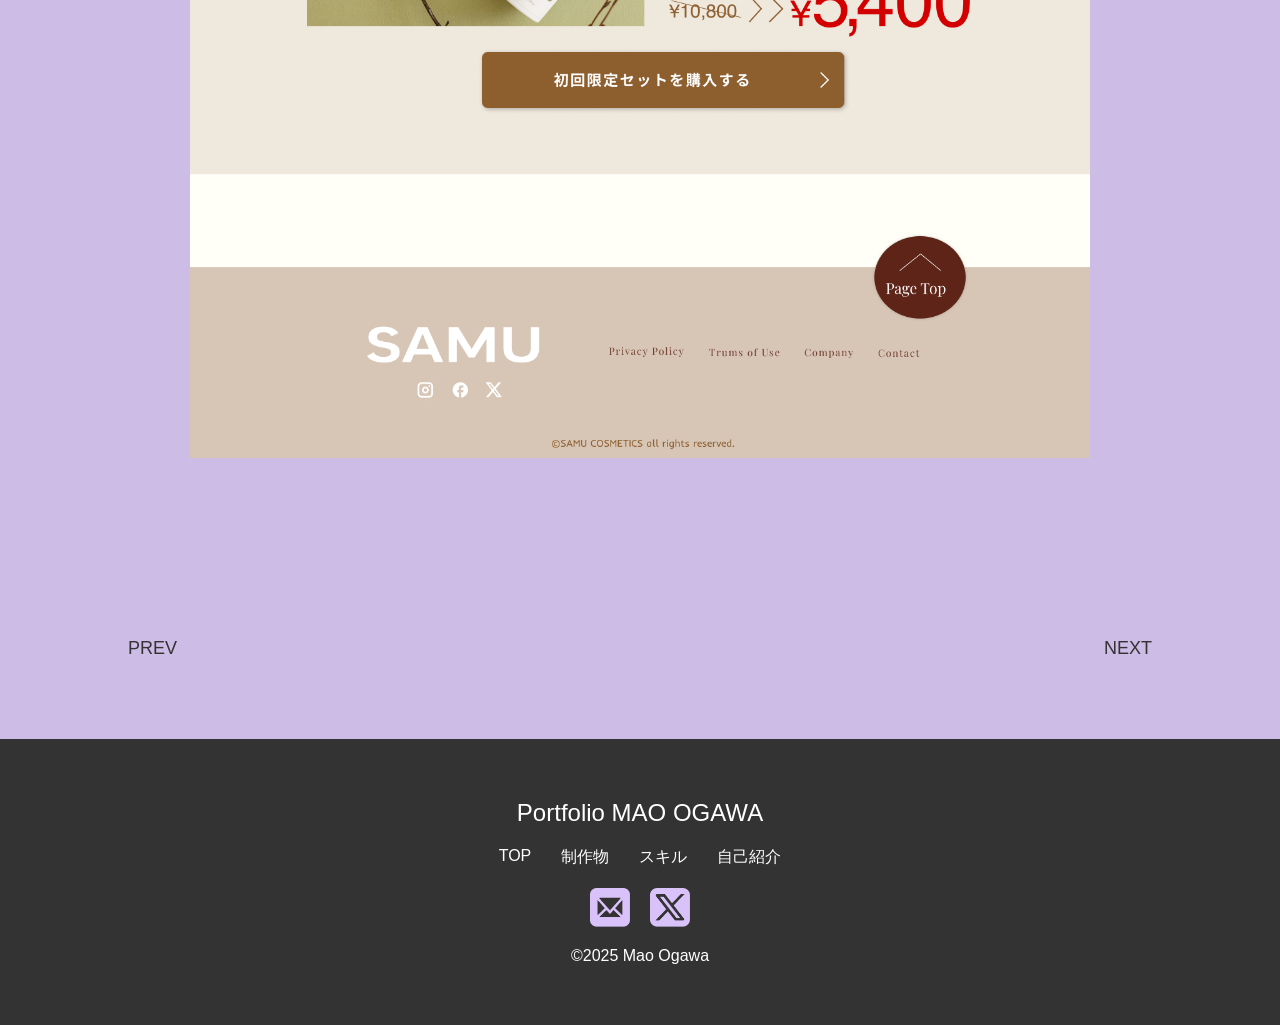
<file: work4.html>
<!DOCTYPE html>
<html lang="ja">

<head>

  <meta charset="UTF-8">
  <meta name="viewport" content="width=device-width, initial-scale=1.0">
  <link rel="icon" href="img/favicon.png" type="image/png">
  <link rel="shortcut icon" href="favicon.ico">
  <link rel="apple-touch-icon" href="img/favicon.png">

  <title>化粧品LP | Portfolio</title>

  <link rel="stylesheet" href="style.css">

</head>


<body>

  <header class="header">

    <div class="header-inner">

      <h1 class="logo">
        <a href="index.html">Portfolio <span>MAO OGAWA</span></a>
      </h1>

      <nav class="nav">

        <ul>

          <li><a href="index.html#top">TOP</a></li>
          <li><a href="index.html#works">制作物</a></li>
          <li><a href="index.html#skill">スキル</a></li>
          <li><a href="index.html#about">自己紹介</a></li>

        </ul>

      </nav>

    </div>

  </header>


  <main class="work-detail">


    <section class="work-mv fade">

      <div class="container">

        <div class="tag">

          <span>WEBデザイン</span>
          <span>練習</span>

        </div>

        <h2>
          化粧品LP
        </h2>

        <p class="url">
        
        </p>


        <div class="mockup">

          <img src="img/work4-mock.png" alt="">

        </div>

      </div>

    </section>


    <section class="work-info fade">

      <div class="info-grid">

        <div>

          <h3>概要</h3>

          <p>
            架空のIT企業「SAMU」のLPサイト。
            Figmaの練習で作成。
          </p>

        </div>


        <div>

          <h3>使用ツール</h3>

          <p>Figma</p>

        </div>


        <div>

          <h3>制作時期</h3>

          <p>2025年2月作成 </p>
          <p>デザイン 4日</p>
         

        </div>


        <div>

          <h3>意識したこと・所感</h3>

          <p>Figmaのスキル向上を目的に作成しました。</p>
          <p>写真とテキストの距離をピクセル単位で分析することで、高級感を醸成するための「あえて広い余白」の重要性を深く理解することができました。</p>
          

        </div>

      </div>

    </section>



    <section class="work-preview fade">


      <div class="preview-switch">

        <button class="active" data-tab="pc">PC</button>
        <button data-tab="sp">SP</button>

      </div>


      <div class="preview pc active">

        <img src="img/work4-pc.png" alt="">

      </div>


      <div class="preview sp">

        <img src="img/work4-sp.png" alt="">

      </div>

    </section>



    <section class="work-nav">

      <a href="work3.html" class="prev">

        <span>PREV</span>

      </a>


      <a href="work5.html" class="next">

        <span>NEXT</span>

      </a>

    </section>


  </main>



 <footer class="footer">

<h2>Portfolio <span>MAO OGAWA</span></h2>

<div class="footer-nav">
<a href="index.html">TOP</a>
<a href="index.html#works">制作物</a>
<a href="index.html#skill">スキル</a>
<a href="index.html#about">自己紹介</a>
</div>

<div class="sns">

<a href="mailto:mao.stream1990@gmail.com"><img src="img/mail.png"></a>
<a href="https://x.com/@Nemuriao02" target="_blank" rel="noopener noreferrer"><img src="img/x.png"></a>

</div>

<p class="copy">©2025 Mao Ogawa</p>

</footer>


<script src="script.js"></script>

</body>
</html>
</file>
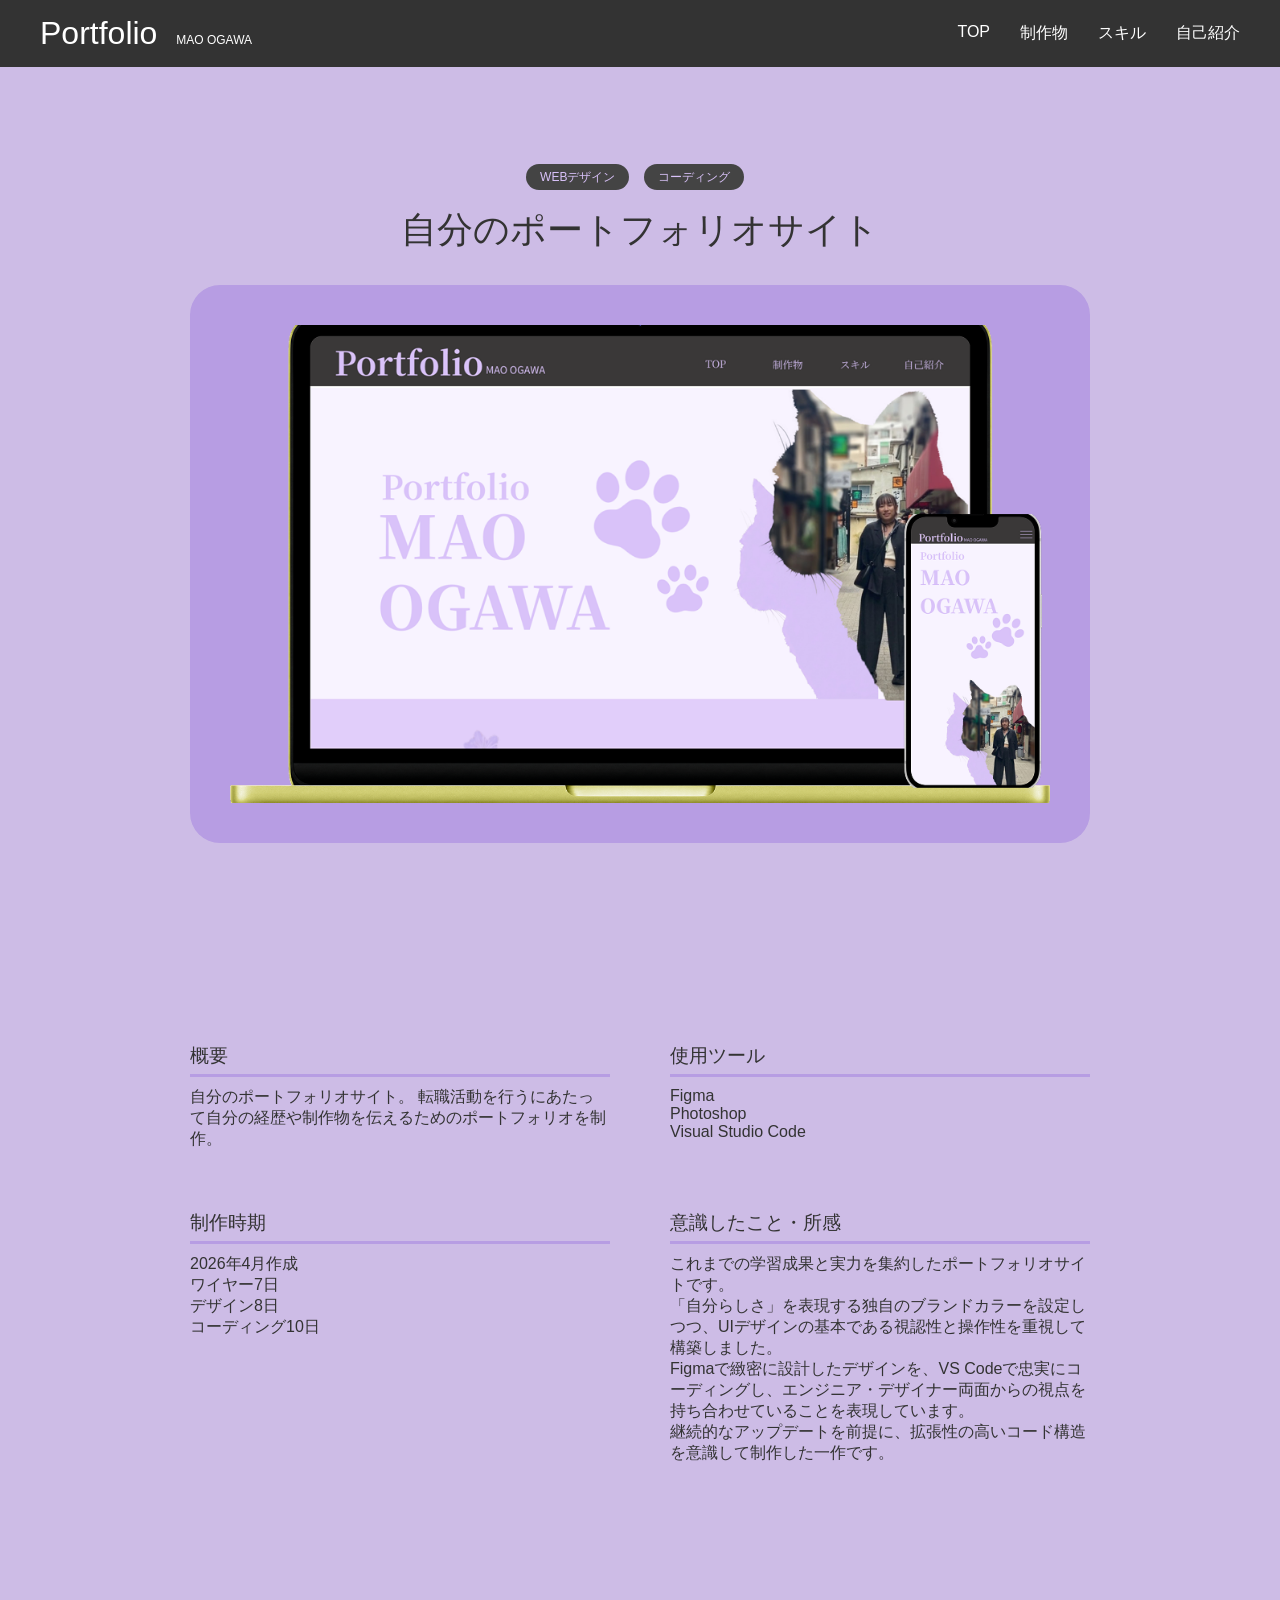
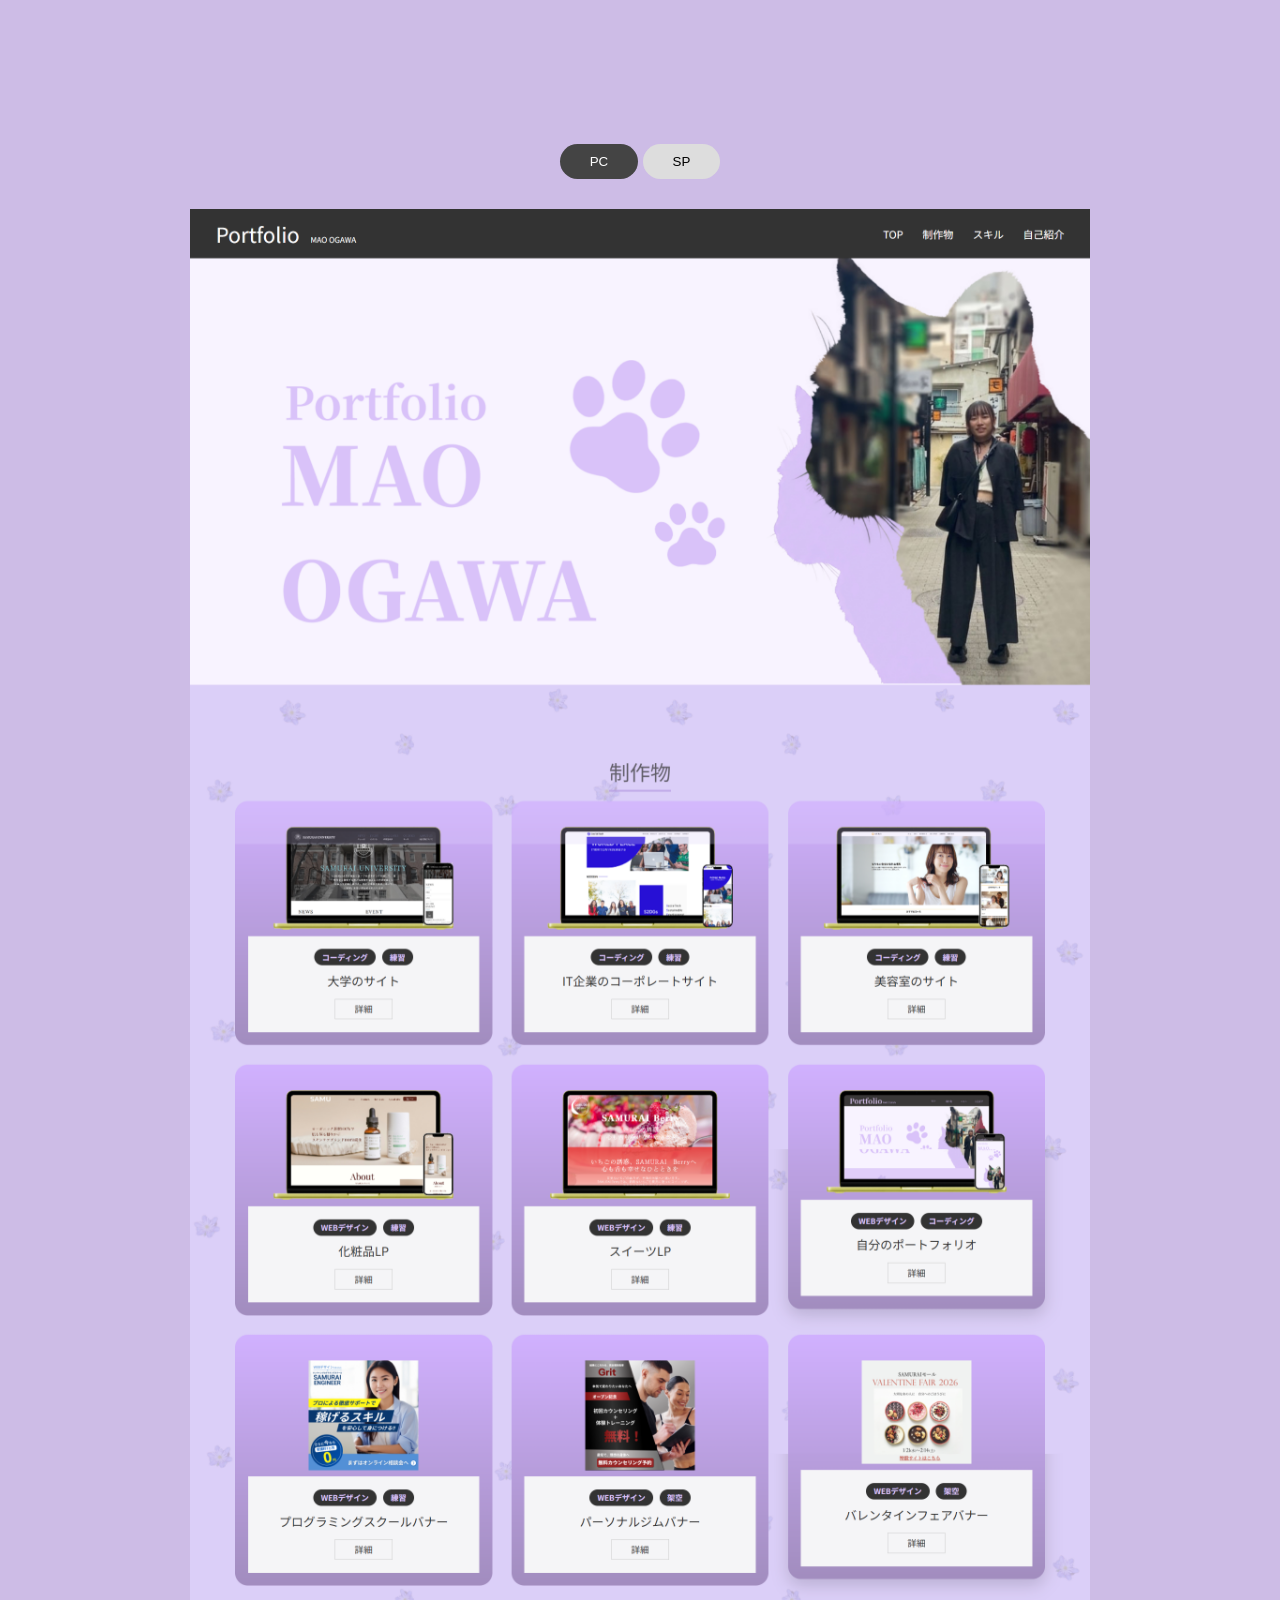
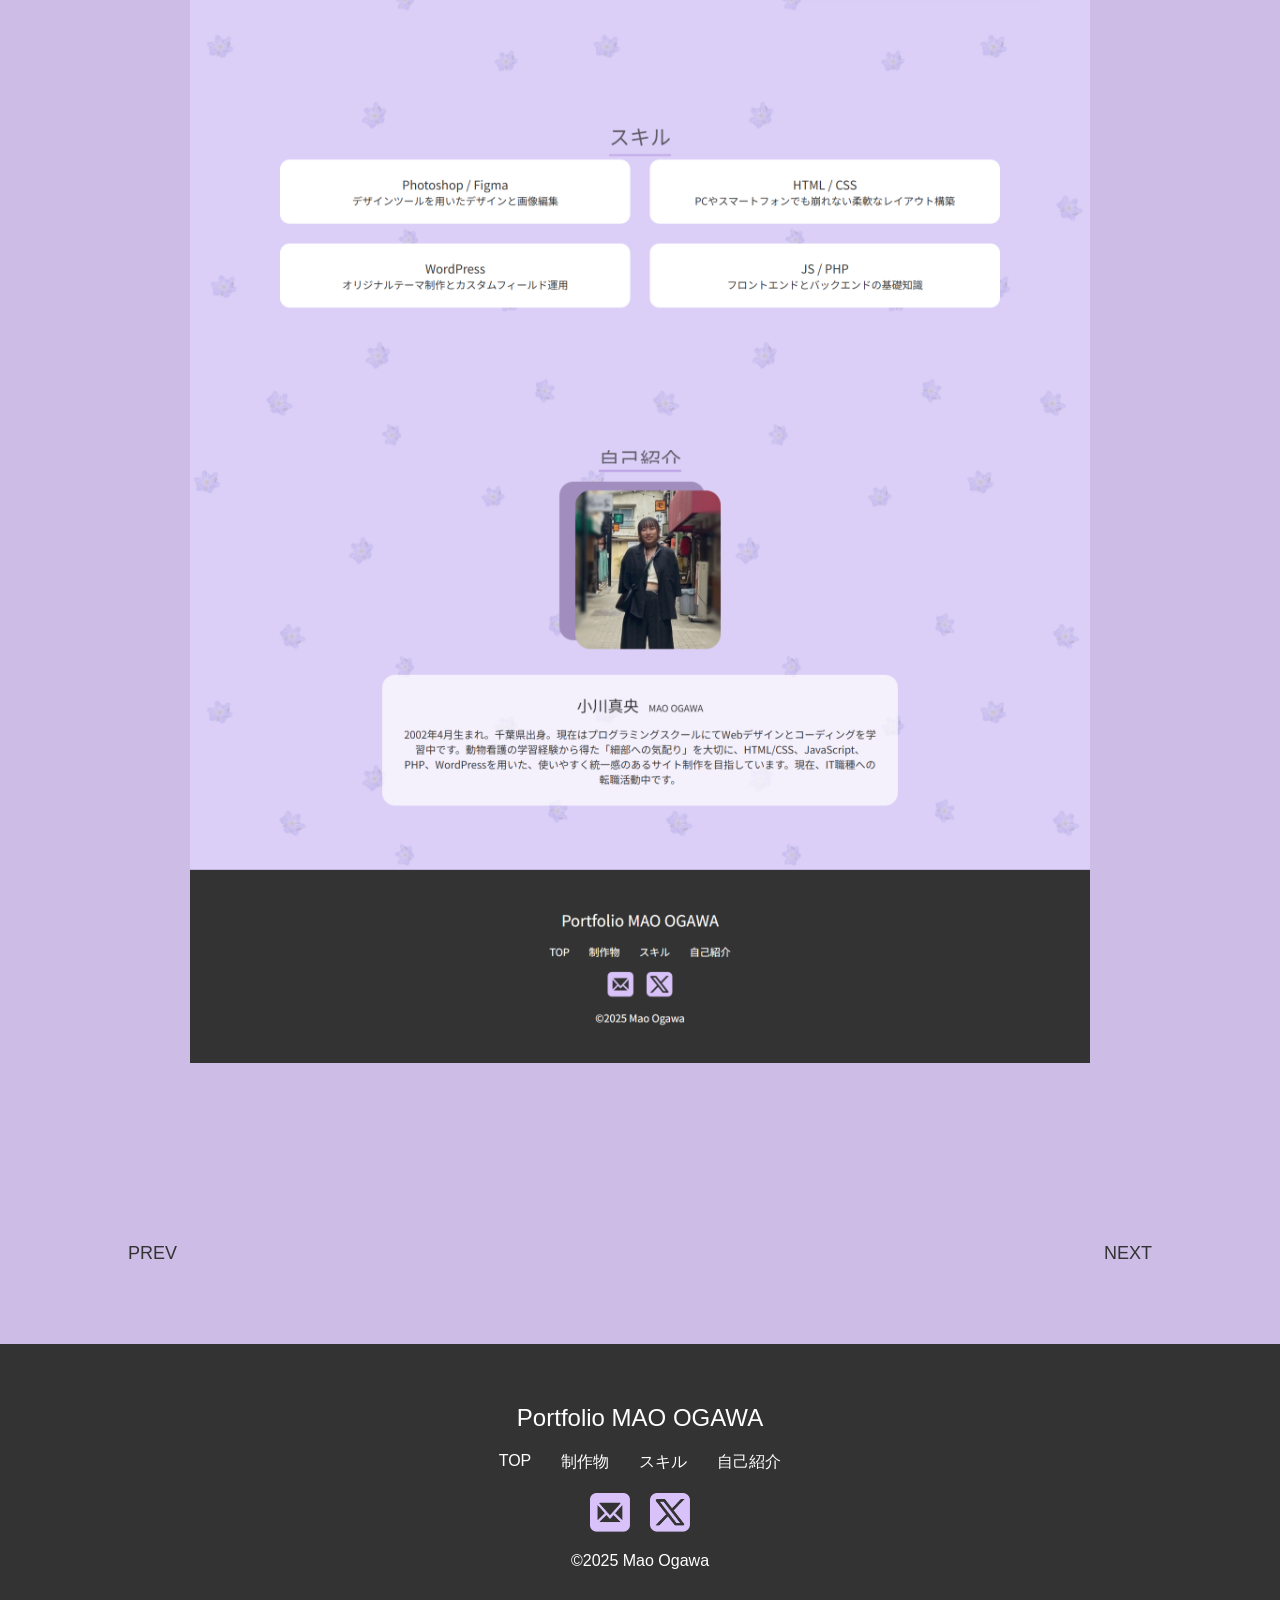
<file: work6.html>
<!DOCTYPE html>
<html lang="ja">

<head>

  <meta charset="UTF-8">
  <meta name="viewport" content="width=device-width, initial-scale=1.0">
  <link rel="icon" href="img/favicon.png" type="image/png">
  <link rel="shortcut icon" href="favicon.ico">
  <link rel="apple-touch-icon" href="img/favicon.png">

  <title>自分のポートフォリオ | Portfolio</title>

  <link rel="stylesheet" href="style.css">

</head>


<body>

  <header class="header">

    <div class="header-inner">

      <h1 class="logo">
        <a href="index.html">Portfolio <span>MAO OGAWA</span></a>
      </h1>

      <nav class="nav">

        <ul>

          <li><a href="index.html#top">TOP</a></li>
          <li><a href="index.html#works">制作物</a></li>
          <li><a href="index.html#skill">スキル</a></li>
          <li><a href="index.html#about">自己紹介</a></li>

        </ul>

      </nav>

    </div>

  </header>


  <main class="work-detail">


    <section class="work-mv fade">

      <div class="container">

        <div class="tag">

          <span>WEBデザイン</span>
          <span>コーディング</span>

        </div>

        <h2>
          自分のポートフォリオサイト
        </h2>

        <p class="url">
        
        </p>


        <div class="mockup">

          <img src="img/work6-mock.png" alt="">

        </div>

      </div>

    </section>


    <section class="work-info fade">

      <div class="info-grid">

        <div>

          <h3>概要</h3>

          <p>
            自分のポートフォリオサイト。
            転職活動を行うにあたって自分の経歴や制作物を伝えるためのポートフォリオを制作。
          </p>

        </div>


        <div>

          <h3>使用ツール</h3>

          <p>Figma</p>
          <p>Photoshop</p>
          <p>Visual Studio Code</p>

        </div>


        <div>

          <h3>制作時期</h3>

          <p> 2026年4月作成</p>
          <p>ワイヤー7日</p>
          <p>デザイン8日</p>
          <p>コーディング10日</p>

        </div>


        <div>

          <h3>意識したこと・所感</h3>

          <p>これまでの学習成果と実力を集約したポートフォリオサイトです。</p>
          <p>「自分らしさ」を表現する独自のブランドカラーを設定しつつ、UIデザインの基本である視認性と操作性を重視して構築しました。</p>
          <p>Figmaで緻密に設計したデザインを、VS Codeで忠実にコーディングし、エンジニア・デザイナー両面からの視点を持ち合わせていることを表現しています。</p>
          <p>継続的なアップデートを前提に、拡張性の高いコード構造を意識して制作した一作です。</p>
          

        </div>

      </div>

    </section>



    <section class="work-preview fade">


      <div class="preview-switch">

        <button class="active" data-tab="pc">PC</button>
        <button data-tab="sp">SP</button>

      </div>


      <div class="preview pc active">

        <img src="img/work6-pc.png" alt="">

      </div>


      <div class="preview sp">

        <img src="img/work6-sp.png" alt="">

      </div>

    </section>



    <section class="work-nav">

      <a href="work5.html" class="prev">

        <span>PREV</span>

      </a>


      <a href="work7.html" class="next">

        <span>NEXT</span>

      </a>

    </section>


  </main>



 <footer class="footer">

<h2>Portfolio <span>MAO OGAWA</span></h2>

<div class="footer-nav">
<a href="index.html">TOP</a>
<a href="index.html#works">制作物</a>
<a href="index.html#skill">スキル</a>
<a href="index.html#about">自己紹介</a>
</div>

<div class="sns">

<a href="mailto:mao.stream1990@gmail.com"><img src="img/mail.png"></a>
<a href="https://x.com/@Nemuriao02" target="_blank" rel="noopener noreferrer"><img src="img/x.png"></a>

</div>

<p class="copy">©2025 Mao Ogawa</p>

</footer>


<script src="script.js"></script>

</body>
</html>
</file>
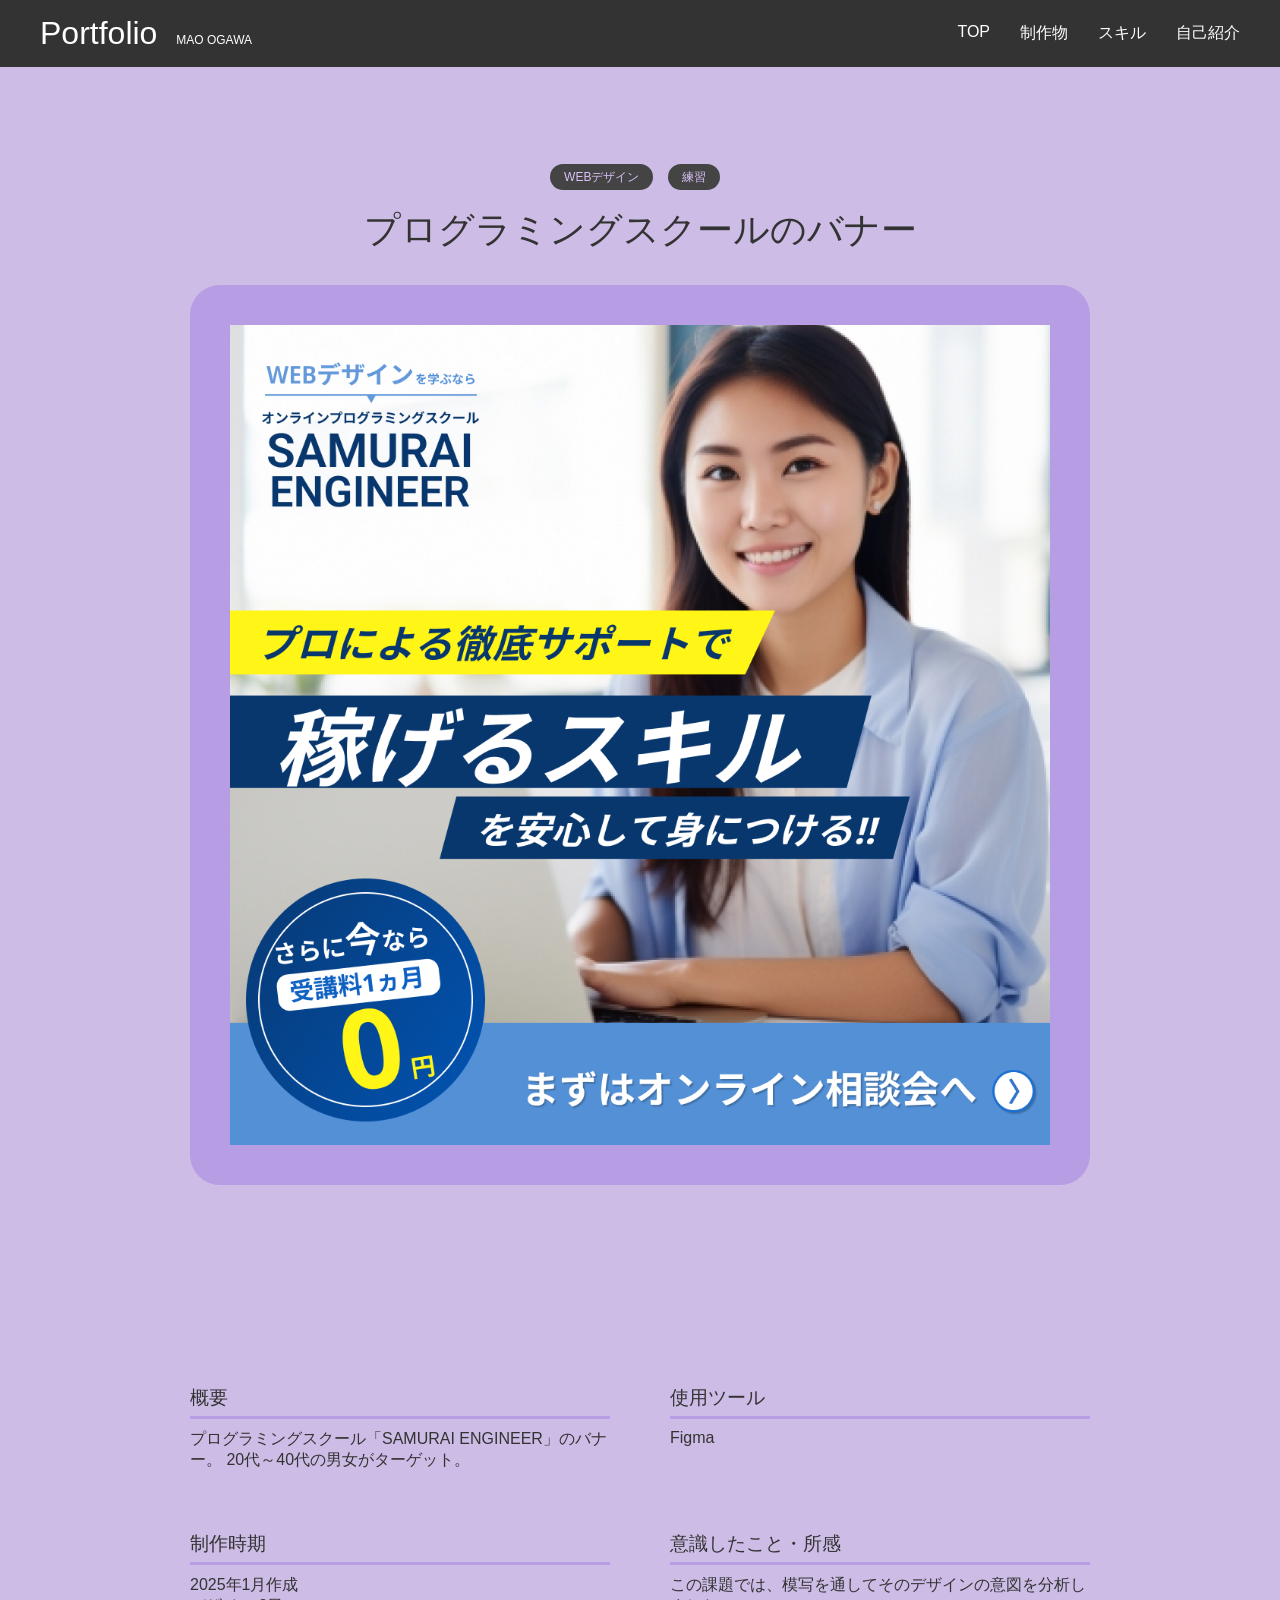
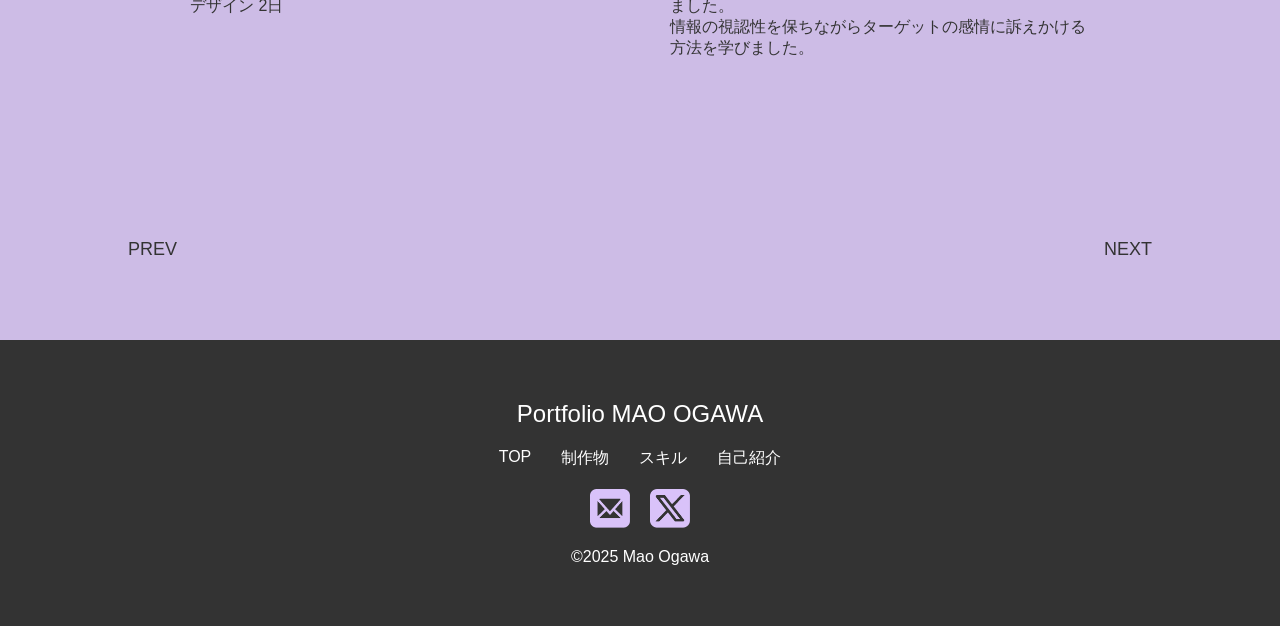
<file: work7.html>
<!DOCTYPE html>
<html lang="ja">

<head>

  <meta charset="UTF-8">
  <meta name="viewport" content="width=device-width, initial-scale=1.0">
  <link rel="icon" href="img/favicon.png" type="image/png">
  <link rel="shortcut icon" href="favicon.ico">
  <link rel="apple-touch-icon" href="img/favicon.png">

  <title>プログラミングスクールのバナー | Portfolio</title>

  <link rel="stylesheet" href="style.css">

</head>


<body>

  <header class="header">

    <div class="header-inner">

      <h1 class="logo">
        <a href="index.html">Portfolio <span>MAO OGAWA</span></a>
      </h1>

      <nav class="nav">

        <ul>

          <li><a href="index.html#top">TOP</a></li>
          <li><a href="index.html#works">制作物</a></li>
          <li><a href="index.html#skill">スキル</a></li>
          <li><a href="index.html#about">自己紹介</a></li>

        </ul>

      </nav>

    </div>

  </header>


  <main class="work-detail">


    <section class="work-mv fade">

      <div class="container">

        <div class="tag">

          <span>WEBデザイン</span>
          <span>練習</span>

        </div>

        <h2>
          プログラミングスクールのバナー
        </h2>

        <p class="url">
        
        </p>


        <div class="mockup">

          <img src="img/work7.png" alt="">

        </div>

      </div>

    </section>


    <section class="work-info fade">

      <div class="info-grid">

        <div>

          <h3>概要</h3>

          <p>
            プログラミングスクール「SAMURAI ENGINEER」のバナー。
            20代～40代の男女がターゲット。
          </p>

        </div>


        <div>

          <h3>使用ツール</h3>

          <p>Figma</p>

        </div>


        <div>

          <h3>制作時期</h3>

          <p>2025年1月作成</p>
          <p>デザイン 2日</p>
          

        </div>


        <div>

          <h3>意識したこと・所感</h3>

          <p>この課題では、模写を通してそのデザインの意図を分析しました。</p>
          <p>情報の視認性を保ちながらターゲットの感情に訴えかける方法を学びました。</p>

        </div>

      </div>

    </section>



   



    <section class="work-nav">

      <a href="work6.html" class="prev">

        <span>PREV</span>

      </a>


      <a href="work8.html" class="next">

        <span>NEXT</span>

      </a>

    </section>


  </main>



 <footer class="footer">

<h2>Portfolio <span>MAO OGAWA</span></h2>

<div class="footer-nav">
<a href="index.html">TOP</a>
<a href="index.html#works">制作物</a>
<a href="index.html#skill">スキル</a>
<a href="index.html#about">自己紹介</a>
</div>

<div class="sns">

<a href="mailto:mao.stream1990@gmail.com"><img src="img/mail.png"></a>
<a href="https://x.com/@Nemuriao02" target="_blank" rel="noopener noreferrer"><img src="img/x.png"></a>

</div>

<p class="copy">©2025 Mao Ogawa</p>

</footer>


<script src="script.js"></script>

</body>
</html>
</file>
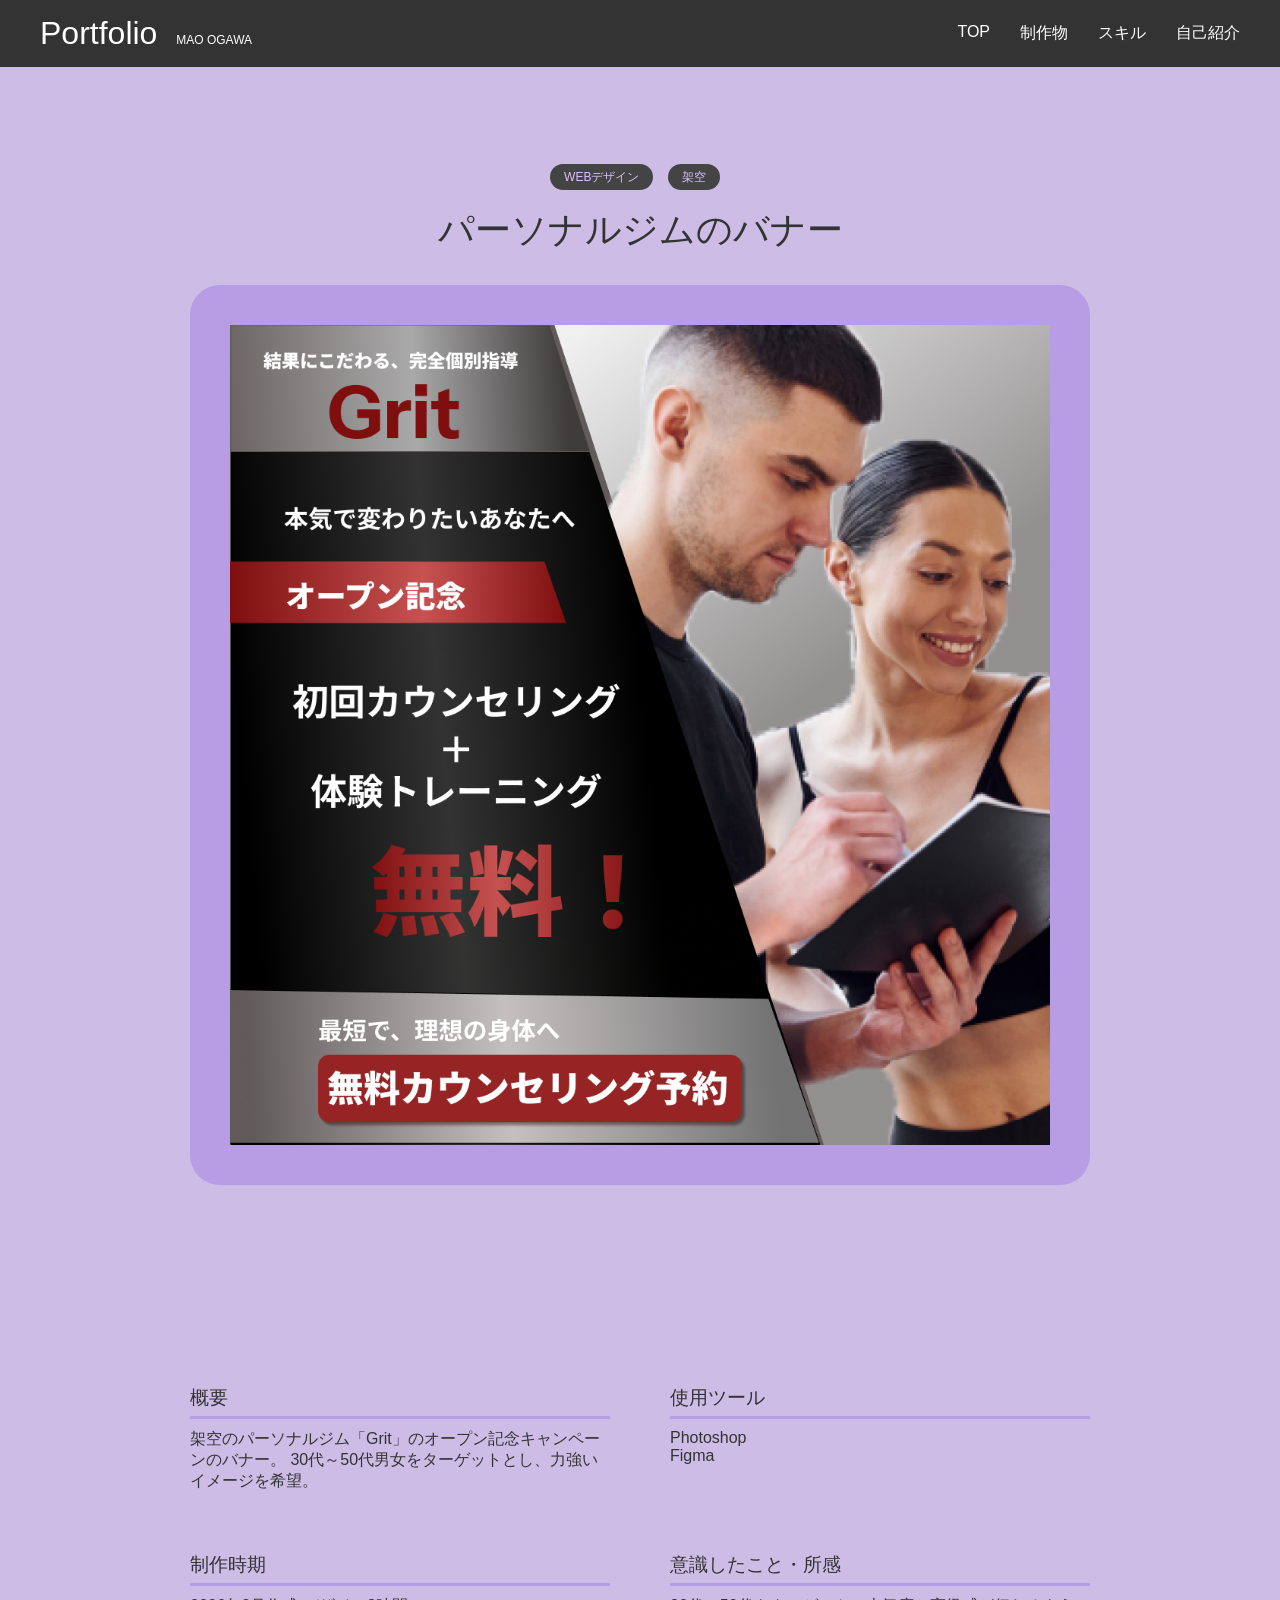
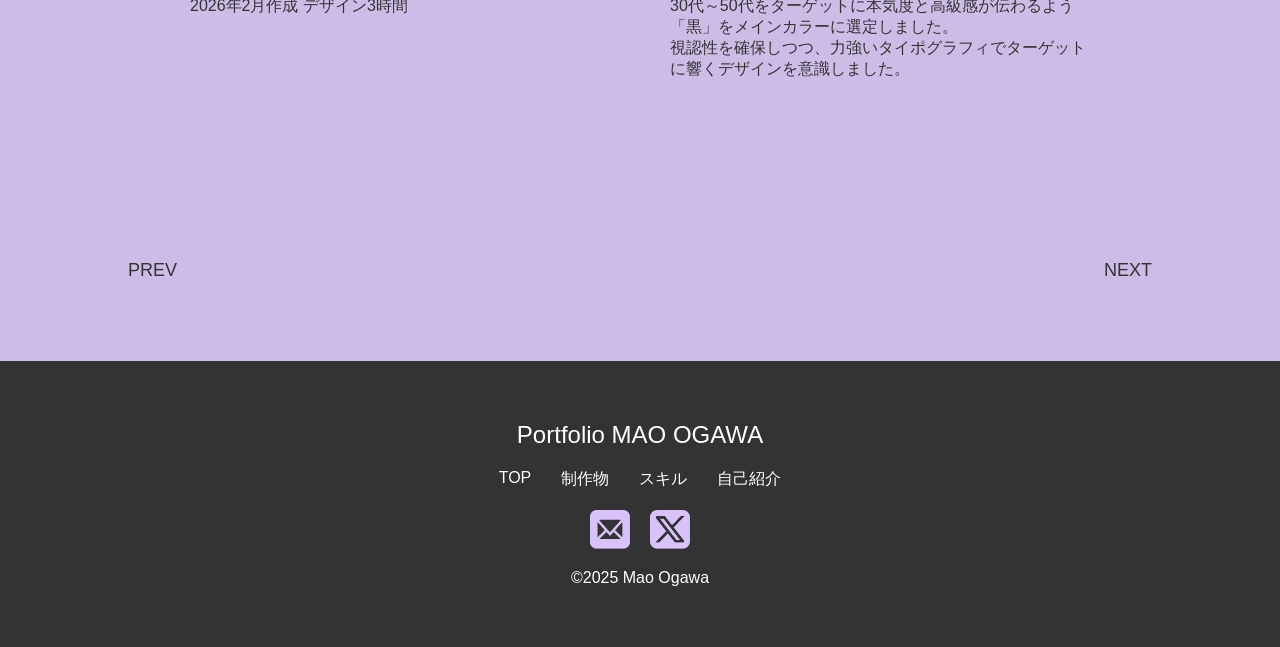
<file: work8.html>
<!DOCTYPE html>
<html lang="ja">

<head>

  <meta charset="UTF-8">
  <meta name="viewport" content="width=device-width, initial-scale=1.0">
  <link rel="icon" href="img/favicon.png" type="image/png">
  <link rel="shortcut icon" href="favicon.ico">
  <link rel="apple-touch-icon" href="img/favicon.png">

  <title>パーソナルジムのバナー | Portfolio</title>

  <link rel="stylesheet" href="style.css">

</head>


<body>

  <header class="header">

    <div class="header-inner">

      <h1 class="logo">
        <a href="index.html">Portfolio <span>MAO OGAWA</span></a>
      </h1>

      <nav class="nav">

        <ul>

          <li><a href="index.html#top">TOP</a></li>
          <li><a href="index.html#works">制作物</a></li>
          <li><a href="index.html#skill">スキル</a></li>
          <li><a href="index.html#about">自己紹介</a></li>

        </ul>

      </nav>

    </div>

  </header>


  <main class="work-detail">


    <section class="work-mv fade">

      <div class="container">

        <div class="tag">

          <span>WEBデザイン</span>
          <span>架空</span>

        </div>

        <h2>
          パーソナルジムのバナー
        </h2>

        <p class="url">
        
        </p>


        <div class="mockup">

          <img src="img/work8.png" alt="">

        </div>

      </div>

    </section>


    <section class="work-info fade">

      <div class="info-grid">

        <div>

          <h3>概要</h3>

          <p>
            架空のパーソナルジム「Grit」のオープン記念キャンペーンのバナー。
            30代～50代男女をターゲットとし、力強いイメージを希望。
          </p>

        </div>


        <div>

          <h3>使用ツール</h3>

          <p>Photoshop</p>
          <p>Figma</p>

        </div>


        <div>

          <h3>制作時期</h3>

          <p>
            2026年2月作成
            デザイン3時間
          </p>

        </div>


        <div>

          <h3>意識したこと・所感</h3>

          <p>30代～50代をターゲットに本気度と高級感が伝わるよう「黒」をメインカラーに選定しました。 </p>
          <p>視認性を確保しつつ、力強いタイポグラフィでターゲットに響くデザインを意識しました。</p>
         

        </div>

      </div>

    </section>



    



    <section class="work-nav">

      <a href="work7.html" class="prev">

        <span>PREV</span>

      </a>


      <a href="work9.html" class="next">

        <span>NEXT</span>

      </a>

    </section>


  </main>



 <footer class="footer">

<h2>Portfolio <span>MAO OGAWA</span></h2>

<div class="footer-nav">
<a href="index.html">TOP</a>
<a href="index.html#works">制作物</a>
<a href="index.html#skill">スキル</a>
<a href="index.html#about">自己紹介</a>
</div>

<div class="sns">

<a href="mailto:mao.stream1990@gmail.com"><img src="img/mail.png"></a>
<a href="https://x.com/@Nemuriao02" target="_blank" rel="noopener noreferrer"><img src="img/x.png"></a>

</div>

<p class="copy">©2025 Mao Ogawa</p>

</footer>


<script src="script.js"></script>

</body>
</html>
</file>
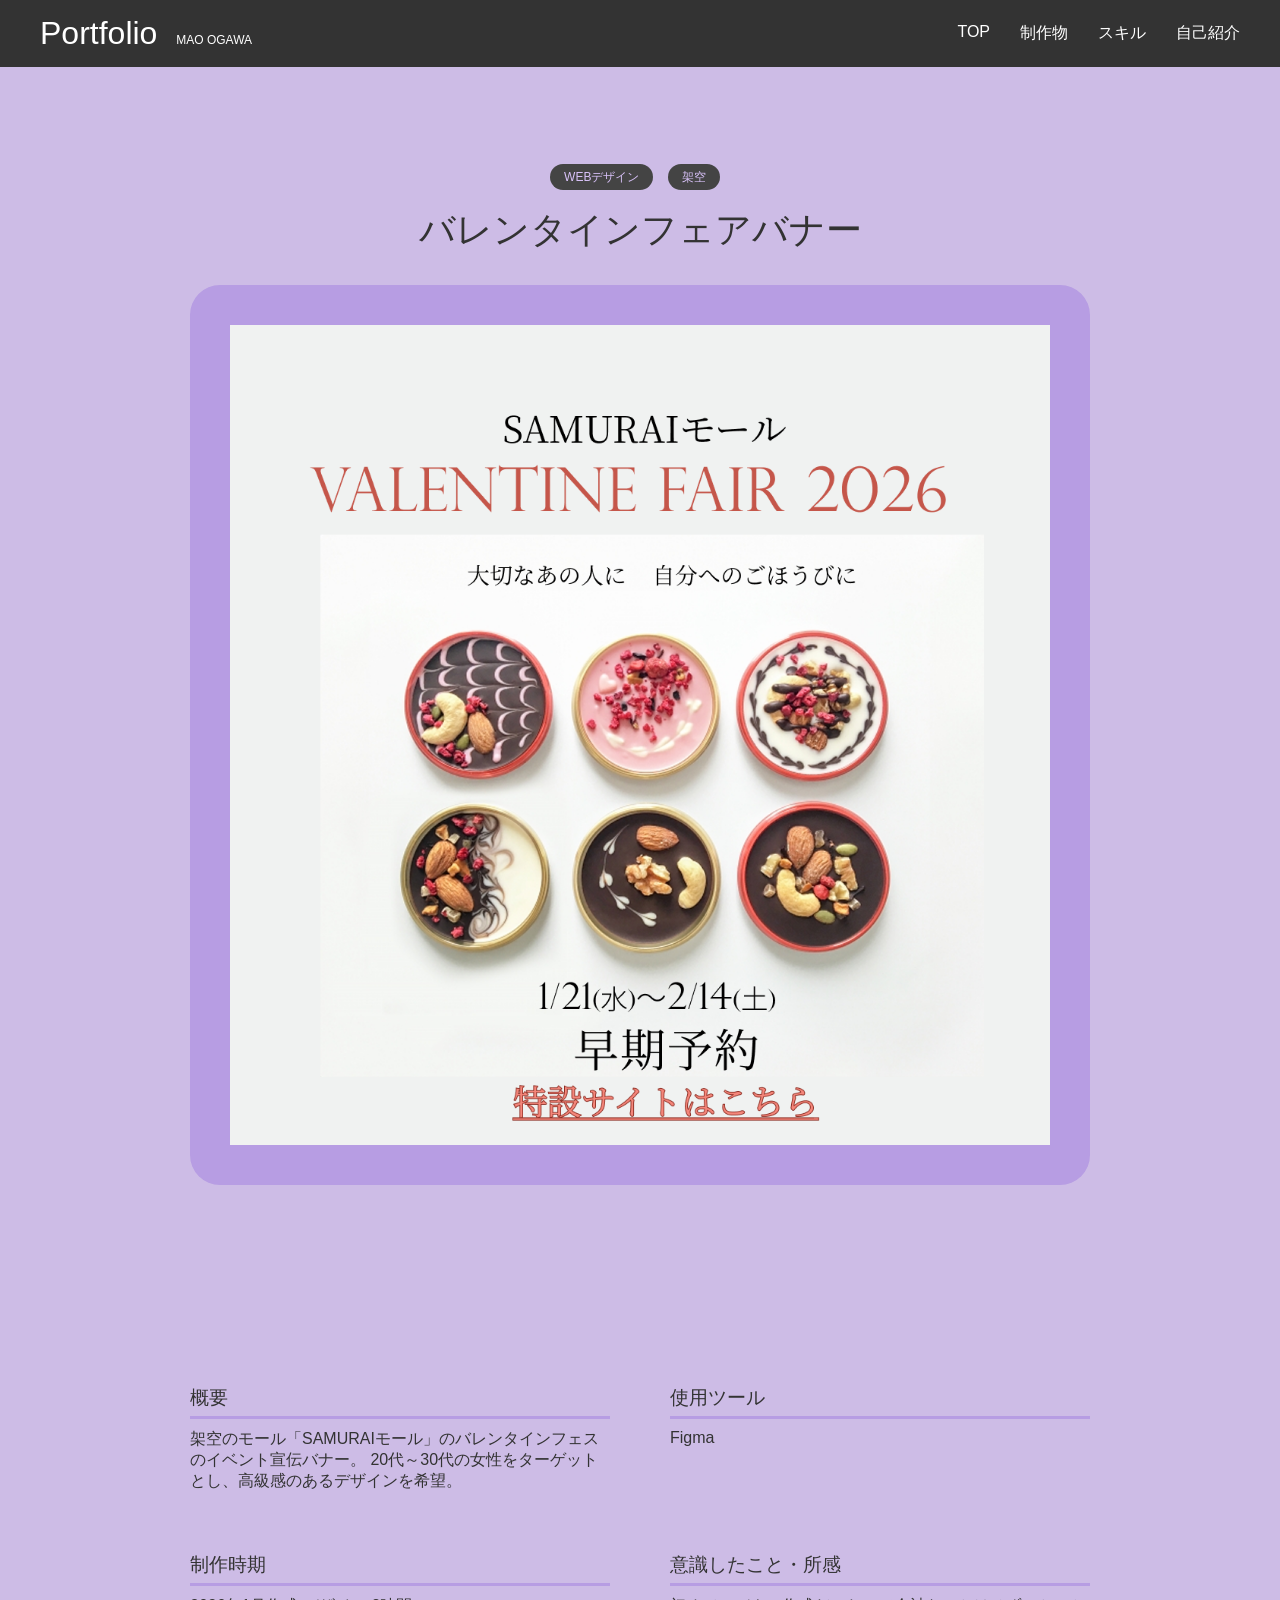
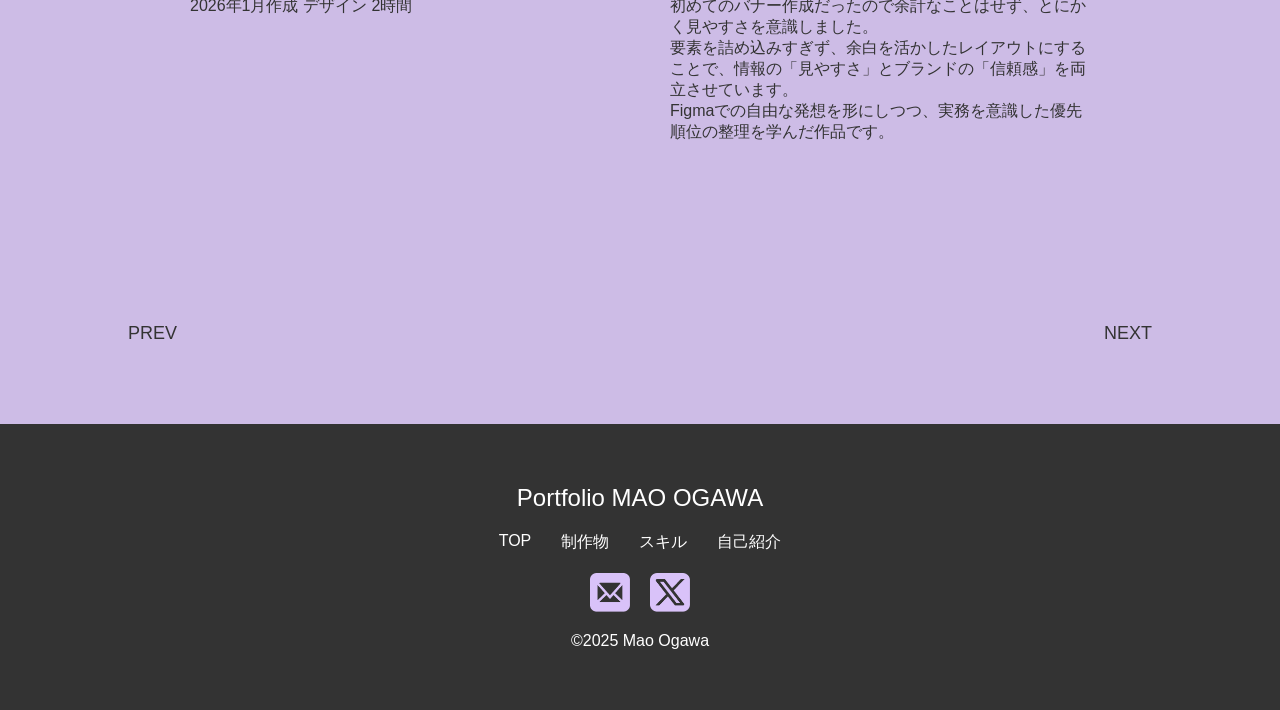
<file: work9.html>
<!DOCTYPE html>
<html lang="ja">

<head>

  <meta charset="UTF-8">
  <meta name="viewport" content="width=device-width, initial-scale=1.0">
  <link rel="icon" href="img/favicon.png" type="image/png">
  <link rel="shortcut icon" href="favicon.ico">
  <link rel="apple-touch-icon" href="img/favicon.png">

  <title>バレンタインフェアバナー | Portfolio</title>

  <link rel="stylesheet" href="style.css">

</head>


<body>

  <header class="header">

    <div class="header-inner">

      <h1 class="logo">
        <a href="index.html">Portfolio <span>MAO OGAWA</span></a>
      </h1>

      <nav class="nav">

        <ul>

          <li><a href="index.html#top">TOP</a></li>
          <li><a href="index.html#works">制作物</a></li>
          <li><a href="index.html#skill">スキル</a></li>
          <li><a href="index.html#about">自己紹介</a></li>

        </ul>

      </nav>

    </div>

  </header>


  <main class="work-detail">


    <section class="work-mv fade">

      <div class="container">

        <div class="tag">

          <span>WEBデザイン</span>
          <span>架空</span>

        </div>

        <h2>
          バレンタインフェアバナー
        </h2>

        <p class="url">
        
        </p>


        <div class="mockup">

          <img src="img/work9.png" alt="">

        </div>

      </div>

    </section>


    <section class="work-info fade">

      <div class="info-grid">

        <div>

          <h3>概要</h3>

          <p>
            架空のモール「SAMURAIモール」のバレンタインフェスのイベント宣伝バナー。
            20代～30代の女性をターゲットとし、高級感のあるデザインを希望。
          </p>

        </div>


        <div>

          <h3>使用ツール</h3>

          <p>Figma</p>

        </div>


        <div>

          <h3>制作時期</h3>

          <p>
            2026年1月作成
            デザイン 2時間
          </p>

        </div>


        <div>

          <h3>意識したこと・所感</h3>

          <p>初めてのバナー作成だったので余計なことはせず、とにかく見やすさを意識しました。</p>
          <p>要素を詰め込みすぎず、余白を活かしたレイアウトにすることで、情報の「見やすさ」とブランドの「信頼感」を両立させています。</p>
          <p>Figmaでの自由な発想を形にしつつ、実務を意識した優先順位の整理を学んだ作品です。</p>

        </div>

      </div>

    </section>



  



    <section class="work-nav">

      <a href="work9.html" class="prev">

        <span>PREV</span>

      </a>


      <a href="index.html" class="next">

        <span>NEXT</span>

      </a>

    </section>


  </main>



 <footer class="footer">

<h2>Portfolio <span>MAO OGAWA</span></h2>

<div class="footer-nav">
<a href="index.html">TOP</a>
<a href="index.html#works">制作物</a>
<a href="index.html#skill">スキル</a>
<a href="index.html#about">自己紹介</a>
</div>

<div class="sns">

<a href="mailto:mao.stream1990@gmail.com"><img src="img/mail.png"></a>
<a href="https://x.com/@Nemuriao02" target="_blank" rel="noopener noreferrer"><img src="img/x.png"></a>

</div>

<p class="copy">©2025 Mao Ogawa</p>

</footer>


<script src="script.js"></script>

</body>
</html>
</file>
<file: style.css>
* {
    margin: 0;
    padding: 0;
    box-sizing: border-box;
    font-family: "Noto Sans JP", sans-serif;
    font-weight: 500;
}

body {
    background-color: #e6dcf4;
    color: #333;
    position: relative;
    /* body自体に高さがないと背景が消えることがあるため追加 */
}

.works,
.skill,
.about {
    background-color: transparent !important;
}

img {
    width: 100%;
    display: block;
}

a {
    text-decoration: none;
    color: inherit;
}

#contents-wrapper {
    background-image: linear-gradient(rgba(217, 204, 249, 0.8),
            rgba(217, 204, 249, 0.8)),
        url("img/flower.png");

    background-repeat: repeat;
    background-size: 600px;
    /* ここの数字で花の大きさを調節できます */
    width: 100%;
}

/* header */

.header {
    background: #333;
    color: white;
    width: 100%;
    z-index: 100;
    position: sticky;
    top: 0;
}

.header-inner {
    display: flex;
    justify-content: space-between;
    align-items: center;
    padding: 15px 40px;
}

.logo span {
    font-size: 12px;
    margin-left: 10px;
}

.nav {
    margin-left: auto;
}

.nav ul {
    display: flex;
    gap: 30px;
    list-style: none;
}


/* MV */

.mv {
    width: 100%;
    height: auto;
    position: relative;
    overflow: hidden;
    margin: 0;
    padding: 0;
    /* padding-top があれば 0 に戻すか削除 */
}

/* 画像自体の設定を修正 */
.mv-img img {
    width: 100%;
    height: 100%;
    object-fit: cover;

    /* --- ここを修正 --- */
    /* center から 50% 60% に変更（数字を大きくするほど画像が下に下がります） */
    object-position: 50% 60%;
    /* ------------------ */

    display: block;
}

/* 画像自体の設定：これでPCもSPも中央に大きく表示されます */
.mv-img img {
    width: 100%;
    height: 100%;
    object-fit: cover;
    /* 比率を保って隙間なく埋める */
    object-position: center;
    /* ど真ん中を基準にする */
    display: block;
}

/* section */

section {
    padding: 100px 0;
    text-align: center;
}

.section-title {
    text-align: center;
    font-size: 32px;
    margin-bottom: 50px;
    border-bottom: 3px solid #b79de3;
    /* 線の太さ、種類、色（モックアップの背景色に合わせました） */
    padding-bottom: 5px;
    /* 文字と線の間の余白 */
    margin-bottom: 15px;
    /* 線と下の文章との間の余白 */
    display: inline-block;
}

/* works */

.works-grid {
    width: 90%;
    margin: auto;
    display: grid;
    grid-template-columns: repeat(3, 1fr);
    gap: 30px;
}

.work-card {
    background: linear-gradient(to bottom, #D1B1FF, #A28DBF);
    border: none;
    border-radius: 25px;
    padding: 20px;
    text-align: center;
    transition: .3s;
}

.work-card:hover {
    transform: translateY(-10px);
    box-shadow: 0 10px 25px rgba(0, 0, 0, 0.15);
}

.work-categories {
    display: flex;
    justify-content: center;
    gap: 10px;
    margin-bottom: 10px;
}

.work-categories span {
    background-color: #333333;
    color: #D9C2F9;
    font-size: 12px;
    padding: 4px 12px;
    border-radius: 20px;
    font-weight: bold;
}

/* 制作物カード内の画像の設定 */
.work-card img {
    width: 100%;
    height: 200px;
    object-fit: contain;
    background-color: transparent;
    margin-bottom: 15px;
}

/* カード全体：背景を薄紫にして角を丸める */
.work-card {
    background-color: #D9C2F9;
    /* 今使っている背景色 */
    border-radius: 20px;
    overflow: hidden;
    /* これがないと下の白ボックスが角からはみ出します */
    display: flex;
    flex-direction: column;
}

/* 画像の設定：余白を作って紫部分を見せる */
.work-card img {
    width: 100%;
    height: 200px;
    object-fit: contain;
    padding: 20px 20px 10px;
    /* 上・左右・下に余白 */
    margin-bottom: 0;
}

/* 【重要】新しく作った白いボックスの設定 */
.work-body {
    background-color: #F5F5F7;
    /* 白っぽい色 */
    padding: 20px;
    text-align: center;
    flex-grow: 1;
    /* カードの高さを揃える */
    display: flex;
    flex-direction: column;
    align-items: center;
}

/* 詳細ボタンの微調整（背景が白になるので枠線や色を調整） */
.detail-btn {
    display: inline-block;
    margin-top: 15px;
    padding: 5px 30px;
    border: 1px solid #ccc;
    /* 枠線を少しグレーに */
    color: #333;
    text-decoration: none;
    font-size: 14px;
}

/* （おまけ）マウスを乗せた時の動き */
.detail-btn:hover {
    background-color: white;
    color: #A28DBF;
}

/* works1以降 */

.work-detail {

    background: #cdbce6;
    padding-top: 0vw;

}

.container {

    width: 900px;
    margin: auto;

}


.tag span {

    background: #444;
    color: #D9C2F9;
    padding: 6px 14px;
    border-radius: 20px;
    margin-right: 10px;
    font-size: 12px;

}


.work-mv h2 {

    font-size: 36px;
    margin-top: 20px;

}

/* 制作詳細の見出しに下線を引く */
.work-detail h3 {
    border-bottom: 3px solid #b79de3;
    /* 線の太さ、種類、色（モックアップの背景色に合わせました） */
    padding-bottom: 5px;
    /* 文字と線の間の余白 */
    margin-bottom: 15px;
    /* 線と下の文章との間の余白 */


}

/* 見出し（h3）と本文（p）をまとめて左寄せにする */
.work-detail h3,
.work-detail p {
    text-align: left;
    margin-left: auto;
    margin-right: auto;
    max-width: 600px;
    /* ★ここを調整して、コンテンツ全体の幅を決めます */
}

/* 見出しと本文の間に少し隙間を作る */
.work-detail h3 {
    margin-bottom: 10px;
}

.url {

    margin-bottom: 30px;
    color: #555;

}


.mockup {

    background: #b79de3;
    padding: 40px;
    border-radius: 30px;
    margin-top: 30px;

}


.mockup img {

    width: 100%;

}



/* info */

.work-info {

    margin-top: 0vw;

}

.info-grid {

    display: grid;
    grid-template-columns: repeat(2, 1fr);
    gap: 60px;
    width: 900px;
    margin: auto;

}

.info-grid h3 {

    margin-bottom: 10px;

}



/* preview */

.work-preview {

    margin-top: 80px;
    text-align: center;

}

.preview-switch {

    margin-bottom: 30px;

}

.preview-switch button {

    padding: 10px 30px;
    border: none;
    background: #ddd;
    cursor: pointer;
    border-radius: 20px;

}

.preview-switch button.active {

    background: #444;
    color: white;

}

.preview {

    display: none;

}

.preview.active {

    display: block;
    animation: fade .5s;
    width: fit-content;
    margin: 0 auto;

}

.preview img {

    width: 100%;
    max-width: 900px;

}



/* nav */

.work-nav {

    display: flex;
    justify-content: space-between;
    padding: 80px 10%;

}

.work-nav a {

    display: flex;
    align-items: center;
    gap: 10px;
    font-size: 18px;
    transition: .3s;

}

.work-nav a:hover {

    transform: translateX(5px);

}



/* animation */

.fade {
    opacity: 0;
    transform: translateY(40px);
    transition: 1s;
}

.fade.show {
    opacity: 1;
    transform: none;
}

/* --- 【重要】スマホ用設定（画面幅768px以下の時だけ適用） --- */
@media screen and (max-width: 768px) {

    /* コンテナ幅をスマホ用に */
    .container,
    .info-grid {
        width: 90%;
    }

    /* 制作物・スキルを1カラム（縦並び）に */
    .works-grid,
    .skill-grid {
        grid-template-columns: 1fr;
    }

    /* 自己紹介を縦並びに */
    .about-inner {
        flex-direction: column;
    }

    /* ナビゲーションを隠してハンバーガーメニュー専用にする */
    .nav {
        display: none;
        position: absolute;
        top: 60px;
        right: 0;
        background: #333;
        width: 200px;
        padding: 20px;
        z-index: 100;
    }

    .nav.active {
        display: block;
    }

    .nav ul {
        flex-direction: column;
        gap: 20px;
    }

    section {
        padding: 50px 0;
    }

    /* MVの画像サイズ調整 */
    .mv-img img {
        width: 100%;
        height: calc(100vh - 60px); /* 画面全高からヘッダー分（約60px）を引く */
        object-fit: contain;       /* これで画像全体が画面内に収まります */
        object-position: center;   /* 中央に配置 */
        display: block;
    }

    .work-nav {
        padding: 80px 30px;
    }

    .info-grid {
        display: block;
        /* または display: flex; flex-direction: column; */
    }

    .info-grid>div {
        margin-bottom: 30px;
        /* 各項目の間に余白を作る */
        width: 100%;
    }
}

/* skill */

.skill-grid {
    width: 80%;
    margin: auto;
    display: grid;
    grid-template-columns: repeat(2, 1fr);
    gap: 30px;
}

.skill-card {
    background: white;
    padding: 25px;
    border-radius: 15px;
}

/* about */

.about-inner {
    display: flex;
    flex-direction: column;
    /* 横並びから縦並びに変更 */
    align-items: center;
    /* 子要素（画像とテキスト）を中央に揃える */
    gap: 40px;
    width: 100%;
    /* 幅いっぱいに広げて中央配置しやすくする */
    max-width: 800px;
    /* 広がりすぎないよう制限 */
    margin: 0 auto;
    /* 画面中央に配置 */
}

.about-inner img {
    width: 250px;
    border-radius: 20px;
}

.about-text {
    background-color: rgba(255, 255, 255, 0.7);
    padding: 30px;
    border-radius: 20px;
    text-align: center;
}

.about-text h3 {
    margin-bottom: 15px;
    font-size: 1.5rem;
}

.about-text h3 span {
    font-size: 0.6em;
    font-weight: normal;
    margin-left: 10px;
}

/* footer */

.footer {
    background: #333;
    color: white;
    text-align: center;
    padding: 60px 20px;
}

.footer-nav {
    margin: 20px 0;
    display: flex;
    justify-content: center;
    gap: 30px;
}

.sns {
    margin: 20px 0;
    display: flex;
    justify-content: center;
    gap: 20px;
}

.sns img {
    width: 40px;
}

/* fadein */

.fadein {
    opacity: 0;
    transform: translateY(30px);
    transition: 1s;
}

.fadein.show {
    opacity: 1;
    transform: none;
}


/* SP */
@media screen and (max-width: 768px) {
    .mv {
        height: 100vh;
        height: auto;
        background-color: #e6dcf4;
    }

    /* ナビゲーションを隠してハンバーガーメニューにする */
    .nav {
        display: none;
        position: absolute;
        top: 60px;
        right: 0;
        background: #333;
        width: 200px;
        padding: 20px;
    }

    .nav.active {
        display: block;
    }

    .nav ul {
        flex-direction: column;
    }

    /* 各要素を1カラム（縦並び）にする */
    .works-grid {
        grid-template-columns: 1fr;
    }

    .skill-grid {
        grid-template-columns: 1fr;
    }

    .about-inner {
        flex-direction: column;
    }

    .mv-img {
        height: 100%;
    }

    .mv-img img {
        width: 100%;
        height: 100%;
        object-fit: cover;
        object-position: left;
    }


    .nav {
        display: none;
        position: absolute;
        top: 60px;
        right: 0;
        background: #333;
        width: 200px;
        padding: 20px;
    }

    .nav ul {
        flex-direction: column;
    }

    .nav.active {
        display: block;
    }

    .hamburger {
        display: flex;
        flex-direction: column;
        gap: 6px;
        cursor: pointer;
    }

    .hamburger span {
        width: 25px;
        height: 3px;
        background: white;
    }

    .mv-inner {
        flex-direction: column;
        gap: 40px;
    }

    .mv-text h2 {
        font-size: 50px;
    }

    .works-grid {
        grid-template-columns: 1fr;
    }

    .skill-grid {
        grid-template-columns: 1fr;
    }

    .about-inner {
        flex-direction: column;
        padding: 0 20px;
    }



    /* PC/SPボタンと画像を囲むセクションを真ん中に寄せる */
    .work-preview {
        display: flex;
        flex-direction: column;
        align-items: center;
        text-align: center;
        width: 100%;
        margin-top: 30px;
        padding: 0 50px;
    }

    /* ボタンの横並びを維持しつつ、上下に余白を作る */
    .preview-switch {
        display: flex;
        justify-content: center;
        gap: 10px;
        /* ボタン同士の間隔 */
        margin-bottom: 30px;
        /* 画像との間の余白 */
    }

    /* 画像自体の横幅を調整（必要に応じて） */
    .preview img {
        max-width: 100%;
        height: auto;
    }
}
</file>
